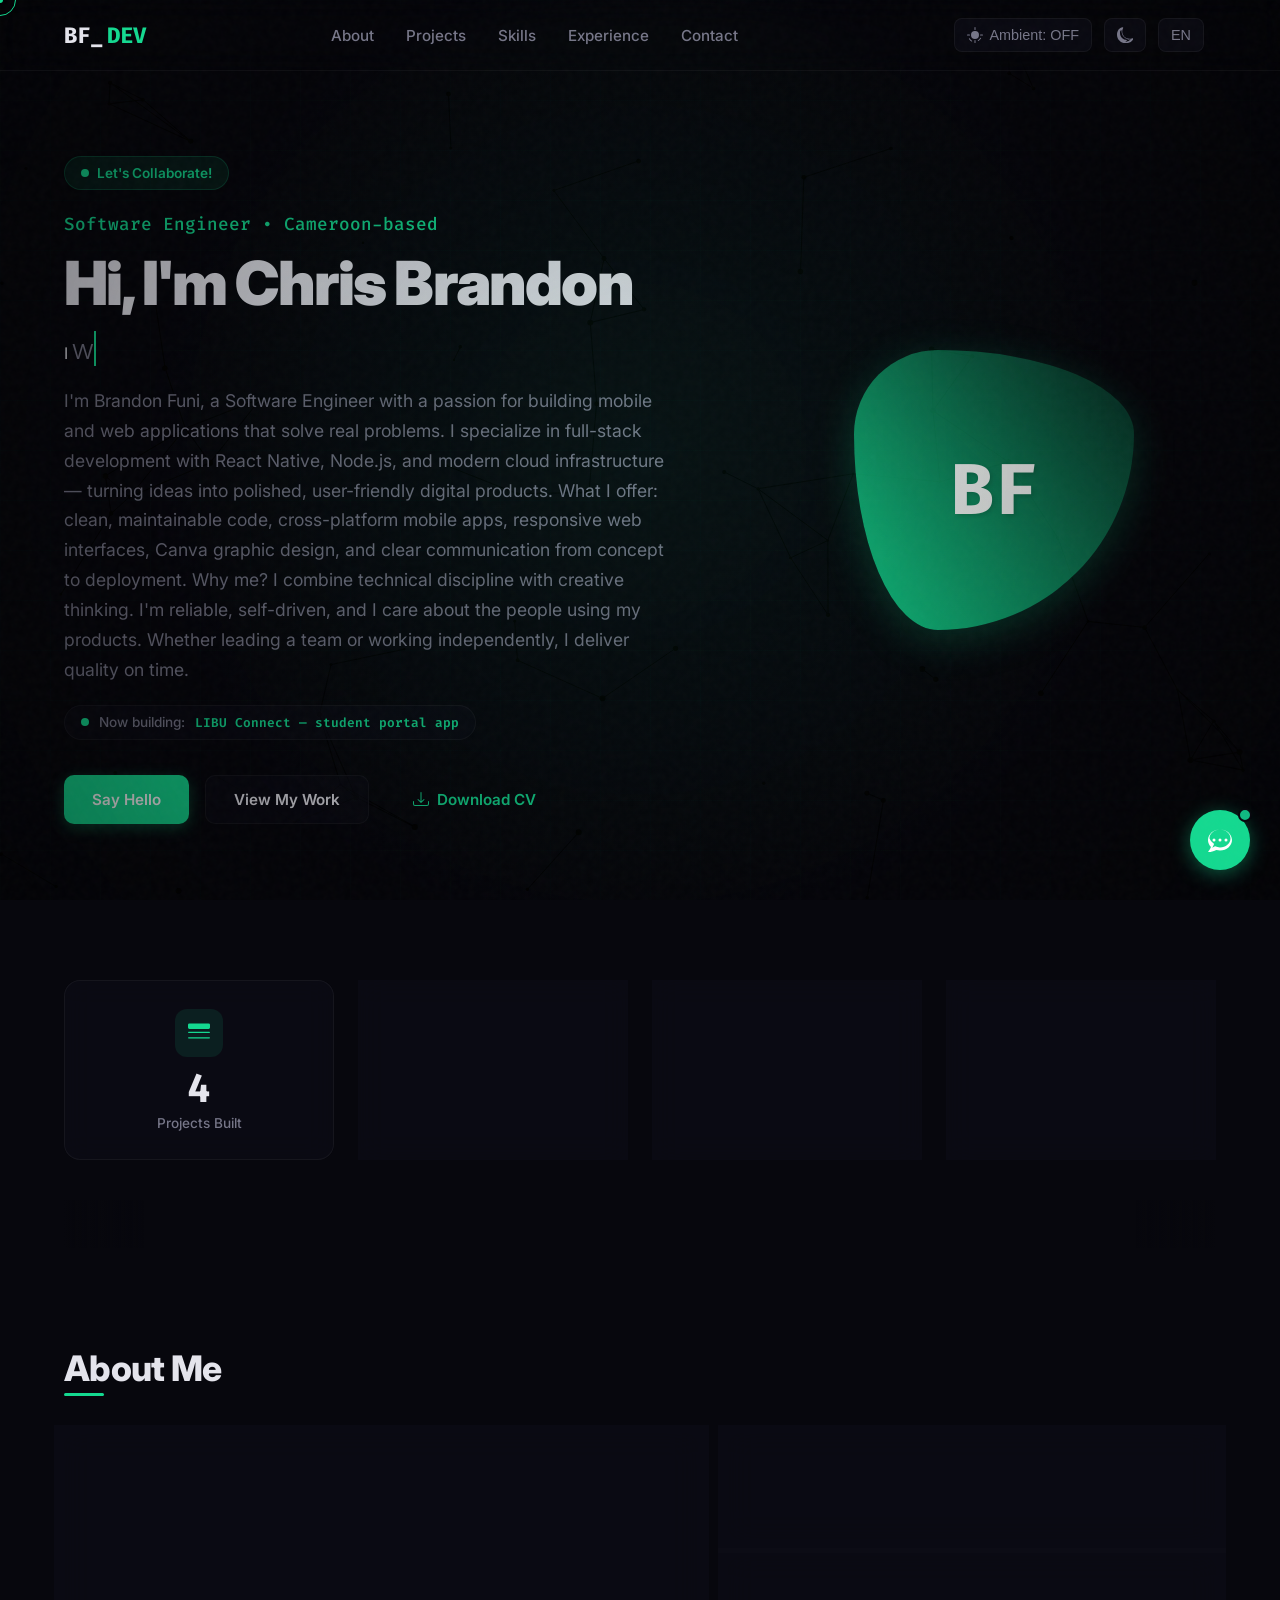
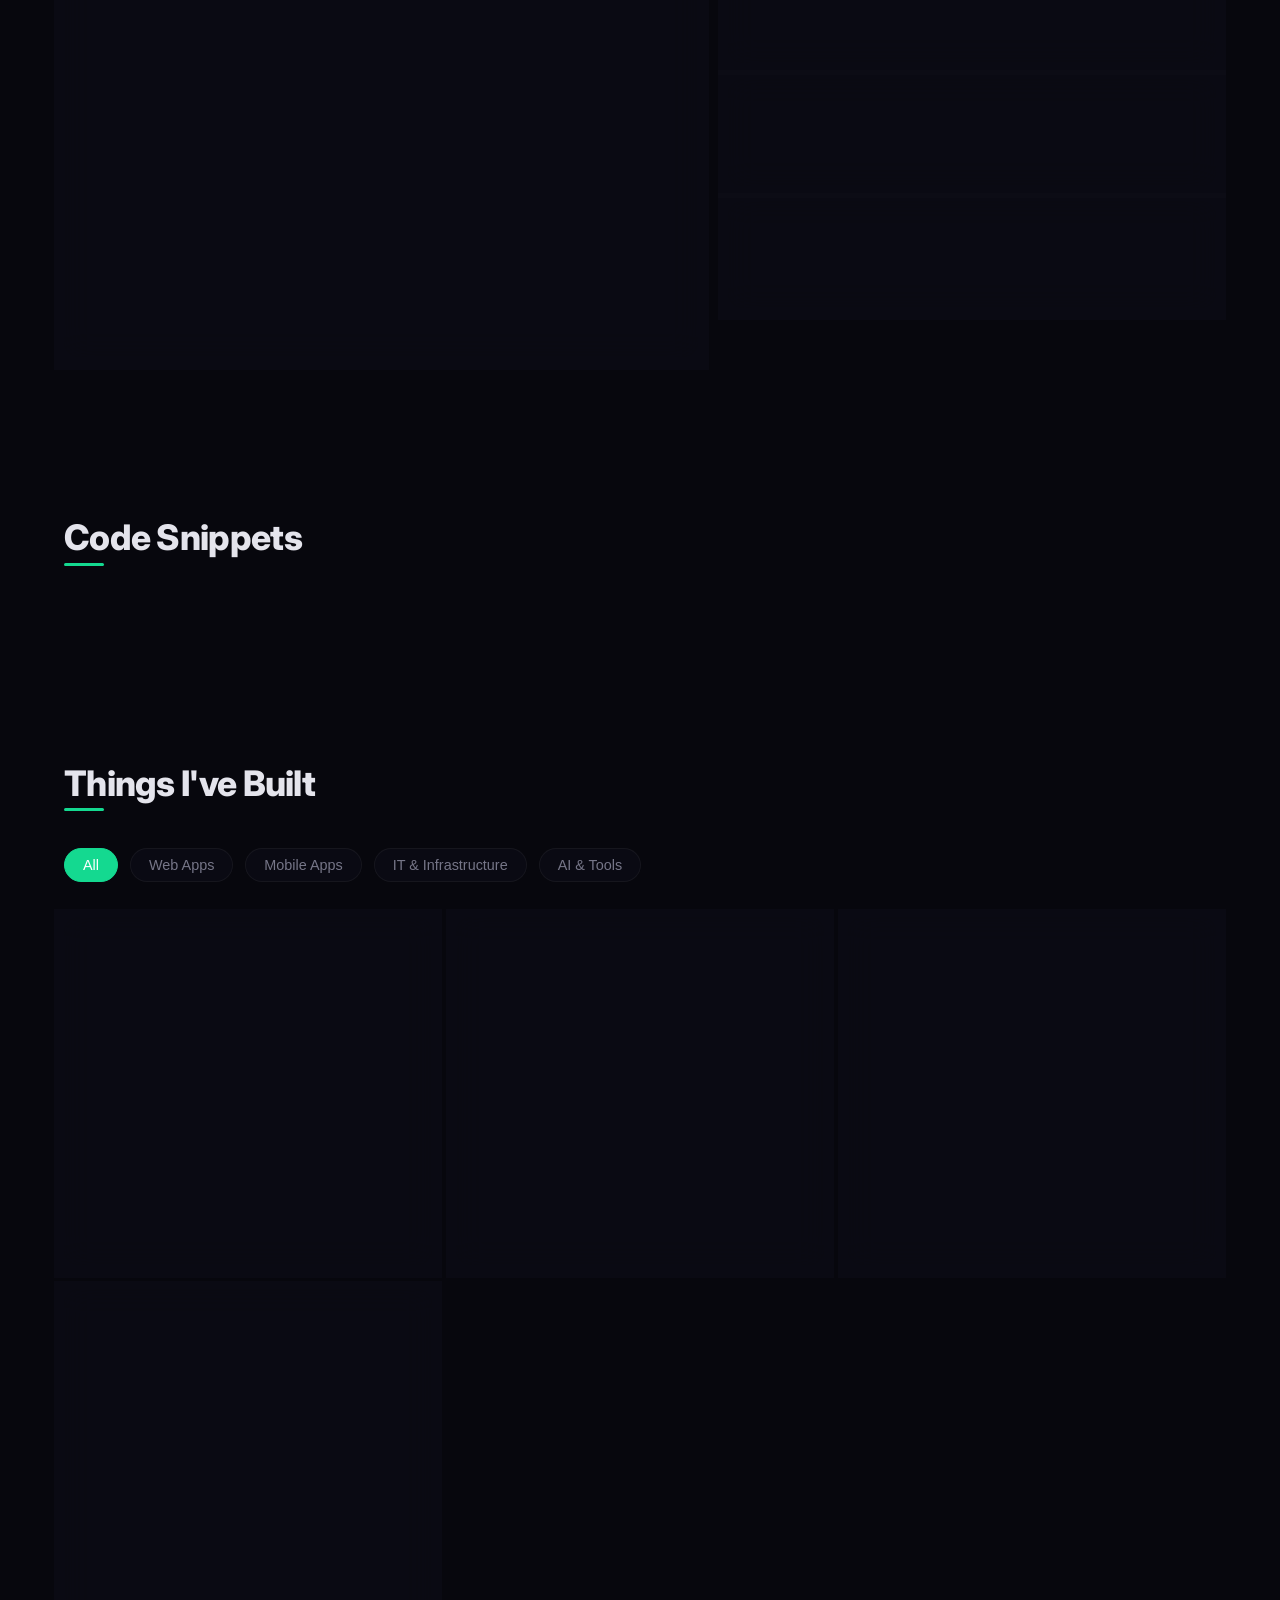
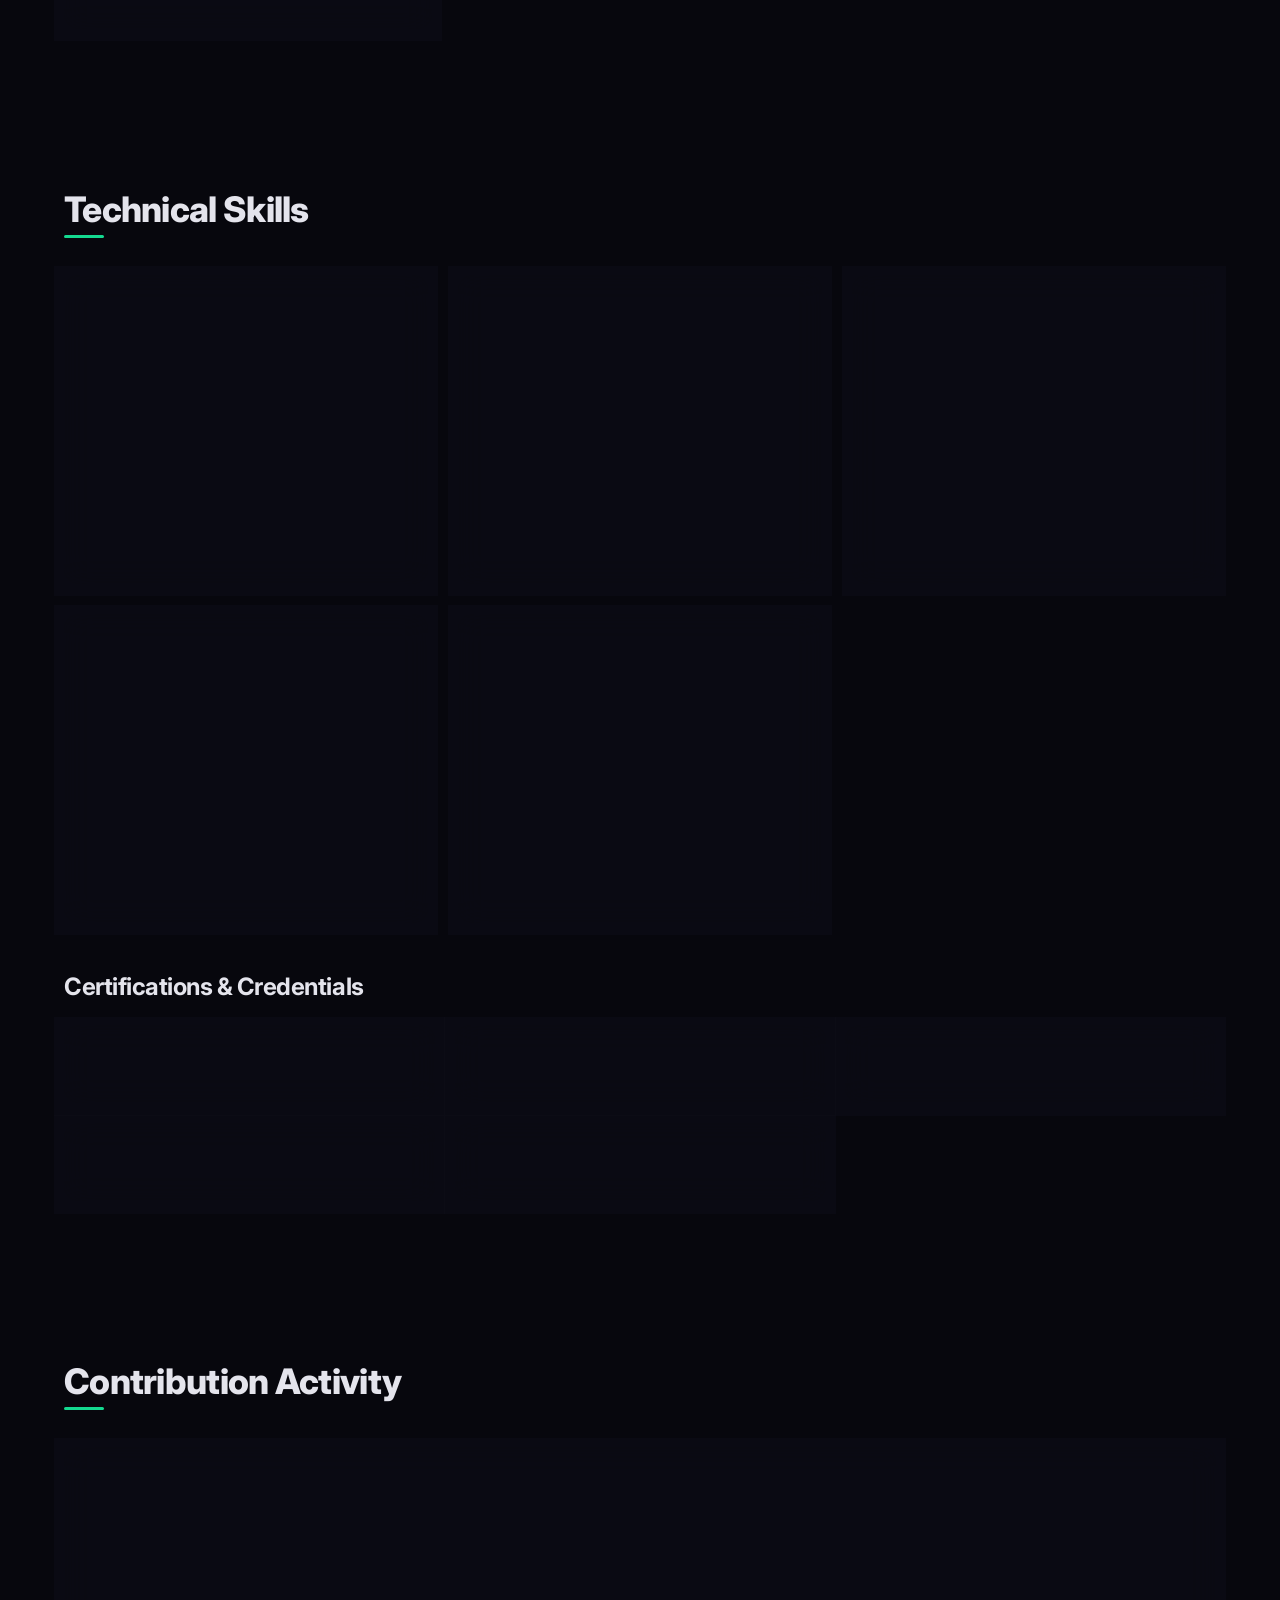
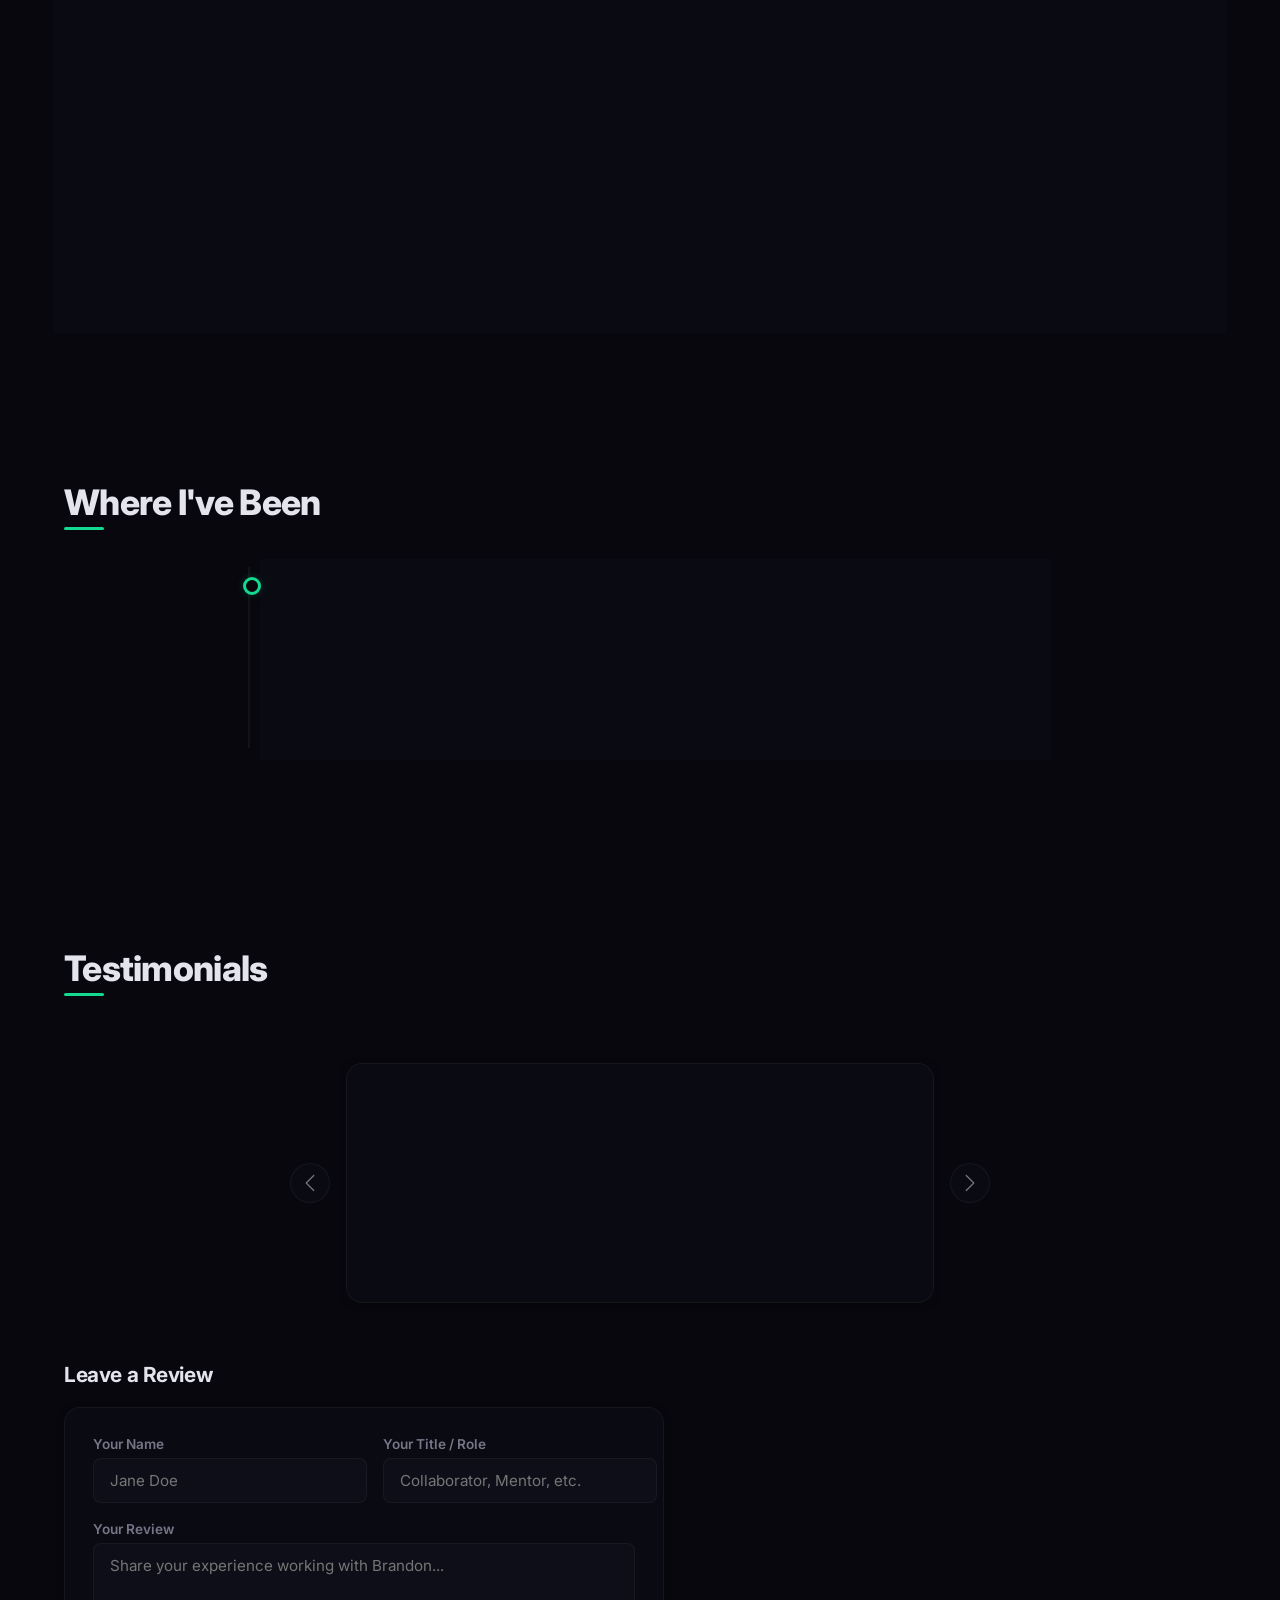
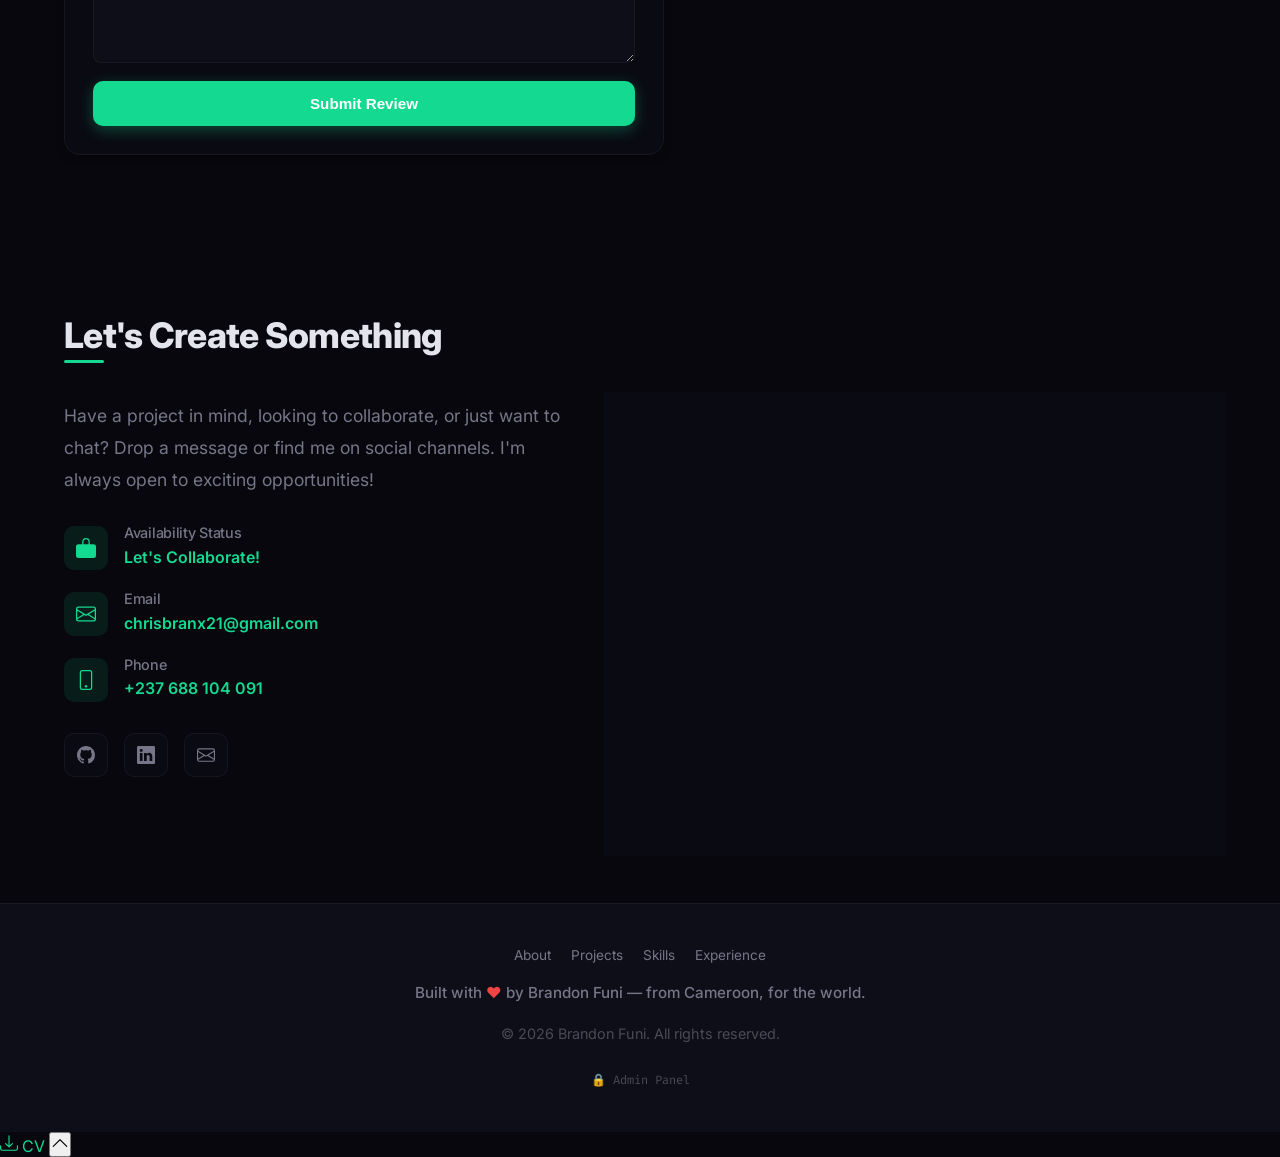
<file: index.html>
<!DOCTYPE html>
<html lang="en">
<head>
  <meta charset="UTF-8">
  <meta name="viewport" content="width=device-width, initial-scale=1.0">
  <title>Brandon Funi — dev, builder, dreamer</title>
  
  <!-- SEO & Open Graph Metadata -->
  <meta name="description" content="Sleek personal portfolio for Brandon Funi, Software Engineering Student & Aspiring Full-Stack Developer. Chat with his virtual AI assistant and explore a developer terminal interface.">
  <meta name="keywords" content="Software Engineer, Portfolio, Full-Stack Developer, Mobile Developer, Chatbot, Web Terminal, PWA, Glassmorphism, SAIBUIST">
  <meta property="og:title" content="Brandon Funi | Portfolio & Virtual AI">
  <meta property="og:description" content="Explore Brandon Funi's projects and experience or chat directly with his trained virtual assistant.">
  <meta property="og:type" content="website">
  <meta name="theme-color" content="#10b981">
  
  <!-- PWA manifest -->
  <link rel="manifest" href="manifest.json">
  
  <!-- Stylesheets -->
  <link rel="stylesheet" href="style.css">
</head>
<body data-theme="dark" class="theme-emerald">

  <!-- Grain texture overlay -->
  <div class="noise-overlay" aria-hidden="true"></div>

  <!-- Custom mouse cursor elements -->
  <div class="custom-cursor" id="cursor" aria-hidden="true"></div>
  <div class="custom-cursor-dot" id="cursor-dot" aria-hidden="true"></div>

  <!-- Animated developer grid background -->
  <div class="grid-bg" aria-hidden="true"></div>

  <!-- Spotlight mouse glow overlay -->
  <div id="spotlight" aria-hidden="true"></div>

  <!-- HTML5 Canvas particle background -->
  <canvas id="particles-bg" aria-hidden="true"></canvas>

  <!-- Branded Loader Screen -->
  <div id="loading-screen">
    <div class="loader-logo">BF_<span>DEV</span></div>
    <div class="loader-bar-container">
      <div class="loader-bar" id="loader-progress"></div>
    </div>
  </div>

  <!-- Page Scroll progress -->
  <div class="scroll-progress" id="scroll-bar" aria-hidden="true"></div>

  <!-- Navigation bar -->
  <header>
    <div class="container nav-container">
      <a href="#" class="logo" id="logo-link">BF_<span>DEV</span></a>
      
      <nav aria-label="Main Navigation">
        <ul class="nav-links" id="menu-links">
          <li><a href="#about" class="nav-link-item" id="nav-about-text">About</a></li>
          <li><a href="#projects" class="nav-link-item" id="nav-projects-text">Projects</a></li>
          <li><a href="#skills" class="nav-link-item" id="nav-skills-text">Skills</a></li>
          <li><a href="#experience" class="nav-link-item" id="nav-experience-text">Experience</a></li>
          <li><a href="#contact" class="nav-link-item" id="nav-contact-text">Contact</a></li>
          <li><a href="#admin" class="nav-link-item" id="nav-admin-text" style="display: none;">Insights</a></li>
        </ul>
      </nav>

      <button class="hamburger" id="hamburger-btn" aria-label="Open menu" aria-expanded="false">
        <span></span><span></span><span></span>
      </button>
      <div class="nav-overlay" id="nav-overlay"></div>

      <div class="controls">
        <!-- Ambient sound play -->
        <button class="control-btn" id="ambient-toggle" title="Toggle Lo-fi Ambient Music" aria-label="Toggle ambient music">
          <svg width="16" height="16" fill="currentColor" viewBox="0 0 16 16">
            <path d="M11.536 14.01A8.47 8.47 0 0 0 14.02 11.53a.5.5 0 1 0-.82-.575 7.47 7.47 0 0 1-2.186 2.185.5.5 0 0 0 .522.871M1.98 12.01A8.47 8.47 0 0 0 4.47 14.5a.5.5 0 0 0 .522-.871 7.47 7.47 0 0 1-2.186-2.185.5.5 0 1 0-.825.575"/>
            <path d="M8 12a4 4 0 1 0 0-8 4 4 0 0 0 0 8M8 0a.5.5 0 0 1 .5.5v2a.5.5 0 0 1-1 0v-2A.5.5 0 0 1 8 0m0 13a.5.5 0 0 1 .5.5v2a.5.5 0 0 1-1 0v-2A.5.5 0 0 1 8 13m8-5a.5.5 0 0 1-.5.5h-2a.5.5 0 0 1 0-1h2a.5.5 0 0 1 .5.5M3 8a.5.5 0 0 1-.5.5h-2a.5.5 0 0 1 0-1h2A.5.5 0 0 1 3 8"/>
          </svg>
          <span id="music-btn-text">Ambient: OFF</span>
        </button>

        <!-- Light/Dark Mode toggle -->
        <button class="control-btn" id="theme-toggle" title="Toggle Light/Dark Theme" aria-label="Toggle light dark mode">
          <svg class="sun-icon" width="16" height="16" fill="currentColor" viewBox="0 0 16 16" style="display:none;">
            <path d="M8 11a3 3 0 1 1 0-6 3 3 0 0 1 0 6m0 1a4 4 0 1 0 0-8 4 4 0 0 0 0 8M8 0a.5.5 0 0 1 .5.5v2a.5.5 0 0 1-1 0v-2A.5.5 0 0 1 8 0m0 13a.5.5 0 0 1 .5.5v2a.5.5 0 0 1-1 0v-2A.5.5 0 0 1 8 13m8-5a.5.5 0 0 1-.5.5h-2a.5.5 0 0 1 0-1h2a.5.5 0 0 1 .5.5M3 8a.5.5 0 0 1-.5.5h-2a.5.5 0 0 1 0-1h2A.5.5 0 0 1 3 8m10.657-5.657a.5.5 0 0 1 0 .707l-1.414 1.415a.5.5 0 1 1-.707-.708l1.414-1.414a.5.5 0 0 1 .707 0m-9.193 9.193a.5.5 0 0 1 0 .707L3.05 13.657a.5.5 0 0 1-.707-.707l1.414-1.414a.5.5 0 0 1 .707 0m9.193 2.121a.5.5 0 0 1-.707 0l-1.414-1.414a.5.5 0 0 1 .707-.707l1.414 1.414a.5.5 0 0 1 0 .707M4.464 4.465a.5.5 0 0 1-.707 0L2.343 3.05a.5.5 0 1 1 .707-.707l1.414 1.414a.5.5 0 0 1 0 .708"/>
          </svg>
          <svg class="moon-icon" width="16" height="16" fill="currentColor" viewBox="0 0 16 16">
            <path d="M6 .278a.77.77 0 0 1 .08.858 7.2 7.2 0 0 0-.878 3.428c0 4.017 3.251 7.268 7.268 7.268 1.018 0 1.996-.21 2.896-.587a.75.75 0 0 1 .908.974A8.1 8.1 0 0 1 8.3 16C3.716 16 0 12.284 0 7.7 0 3.91 2.535 0 6 .278M8.3 15a6.9 6.9 0 0 0 5.485-2.68 8.1 8.1 0 0 1-9.1-9.1C3.12 3.12 3 4.545 3 6c0 3.86 3.14 7 7 7 1.34 0 2.576-.377 3.63-1.033A7 7 0 0 0 8.3 15"/>
          </svg>
        </button>

        <!-- Language toggle -->
        <button class="control-btn" id="lang-toggle" title="Toggle Language (EN/FR)" aria-label="Toggle language">
          EN
        </button>
            <path fill-rule="evenodd" d="M2.5 12a.5.5 0 0 1 .5-.5h10a.5.5 0 0 1 0 1H3a.5.5 0 0 1-.5-.5m0-4a.5.5 0 0 1 .5-.5h10a.5.5 0 0 1 0 1H3a.5.5 0 0 1-.5-.5m0-4a.5.5 0 0 1 .5-.5h10a.5.5 0 0 1 0 1H3a.5.5 0 0 1-.5-.5"/>
          </svg>
        </button>
      </div>
    </div>
  </header>

  <!-- Main content wrapper -->
  <main class="container">

    <!-- Hero Section -->
    <section class="section" id="hero">
      <div class="hero-wrapper">
        <div class="hero-content">
          <!-- Availability Badge -->
          <div class="status-badge">
            <div class="status-dot"></div>
            <span id="availability-status">Available for Opportunities</span>
          </div>
          
          <p class="hero-subtitle" id="hero-subtitle-tag">Software Engineering Student &bull; Cameroon-based</p>
          <h1 class="hero-title" id="hero-name-heading">Hi, I'm <span>Brandon Funi</span></h1>
          <div class="typewriter-wrapper">
            <span class="typewriter-prefix">I </span><span class="typewriter-text" id="typewriter-roles">Mobile Apps</span>
          </div>
          
          <p class="hero-description" id="hero-bio-desc">
            Passionate about innovation, problem-solving, and building scalable applications that make a difference. Currently exploring mobile & web development with a focus on impactful, user-friendly solutions.
          </p>
          
          <div class="hero-now-strip">
            <span class="now-dot"></span>
            <span class="now-label" id="now-label-text">Now building:</span>
            <span class="now-project" id="now-project-name">LIBU Connect — student portal app</span>
          </div>
          
          <div class="hero-actions">
            <a href="#contact" class="btn btn-primary hover-target" id="hero-cta-hire">Say Hello</a>
            <a href="#projects" class="btn btn-secondary hover-target" id="hero-cta-projects">View My Work</a>
            <a href="assets/CV - Brandon Funi.pdf" download="CV - Brandon Funi.pdf" class="btn btn-cv hover-target" id="hero-cta-cv" title="Download CV">
              <svg width="16" height="16" fill="currentColor" viewBox="0 0 16 16">
                <path d="M.5 9.9a.5.5 0 0 1 .5.5v2.5a1 1 0 0 0 1 1h12a1 1 0 0 0 1-1v-2.5a.5.5 0 0 1 1 0v2.5a2 2 0 0 1-2 2H2a2 2 0 0 1-2-2v-2.5a.5.5 0 0 1 .5-.5"/>
                <path d="M7.646 11.854a.5.5 0 0 0 .708 0l3-3a.5.5 0 0 0-.708-.708L8.5 10.293V1.5a.5.5 0 0 0-1 0v8.793L5.354 8.146a.5.5 0 1 0-.708.708z"/>
              </svg>
              Download CV
            </a>
          </div>
        </div>
        
        <div class="hero-avatar">
          <div class="avatar-container hover-target">
            <div class="avatar-inner">BF</div>
          </div>
          <div class="floating-icons" id="floating-icons" aria-hidden="true"></div>
        </div>
      </div>
    </section>

    <!-- Animated Stats Counter Strip -->
    <section class="stats-strip reveal" id="stats-strip">
      <div class="stats-grid">
        <div class="stat-counter-item">
          <div class="stat-counter-icon">
            <svg width="22" height="22" fill="currentColor" viewBox="0 0 16 16">
              <path d="M0 2a1 1 0 0 1 1-1h14a1 1 0 0 1 1 1v2a1 1 0 0 1-1 1H1a1 1 0 0 1-1-1V2zm0 5.5a.5.5 0 0 1 .5-.5h15a.5.5 0 0 1 0 1H.5a.5.5 0 0 1-.5-.5zm0 4a.5.5 0 0 1 .5-.5h15a.5.5 0 0 1 0 1H.5a.5.5 0 0 1-.5-.5z"/>
            </svg>
          </div>
          <div class="stat-counter-num" data-target="6" id="counter-projects">0</div>
          <div class="stat-counter-label">Projects Built</div>
        </div>
        <div class="stat-counter-item">
          <div class="stat-counter-icon">
            <svg width="22" height="22" fill="currentColor" viewBox="0 0 16 16">
              <path d="M4.545 6.714a4.248 4.248 0 0 1 3.095-1.342c.231 0 .455.02.674.059.277.05.543.125.82.19.36.085.73.174 1.046.188.554.024.917-.173 1.277-.518.186-.178.38-.363.582-.552.256-.24.548-.505.902-.649.448-.182.902-.29 1.349-.314.522-.026.915.058 1.201.216.486.27.867.785 1.067 1.466.122.411.185.892.185 1.44 0 .645-.07 1.256-.21 1.834a6.96 6.96 0 0 1-.62 1.682 5.29 5.29 0 0 1-1.002 1.406c-.344.338-.79.619-1.335.843-.492.202-1.092.317-1.8.317-.503 0-1.122-.109-1.74-.226-.534-.097-1.069-.197-1.505-.244-.708-.076-1.229-.016-1.536.19-.232.156-.369.363-.47.594-.574-.021-.99-.23-1.272-.529-.29-.307-.491-.727-.624-1.206-.138-.5-.207-1.082-.203-1.732.005-1.126.278-2.395.8-3.343zM5.048 4.54a2.015 2.015 0 1 1 3.169-.128c-.248.284-.619.44-1.036.44a1.45 1.45 0 0 1-1.17-.56 1.98 1.98 0 0 1-.962.248z"/>
            </svg>
          </div>
          <div class="stat-counter-num" data-target="5" id="counter-languages">0</div>
          <div class="stat-counter-label">Languages Known</div>
        </div>
        <div class="stat-counter-item">
          <div class="stat-counter-icon">
            <svg width="22" height="22" fill="currentColor" viewBox="0 0 16 16">
              <path d="M3.5 6.5A.5.5 0 0 1 4 7v1a4 4 0 0 0 8 0V7a.5.5 0 0 1 1 0v1a5 5 0 0 1-4.5 4.975V15h3a.5.5 0 0 1 0 1h-7a.5.5 0 0 1 0-1h3v-2.025A5 5 0 0 1 3 8V7a.5.5 0 0 1 .5-.5"/>
              <path d="M10 1a2 2 0 1 0-4 0v5a2 2 0 1 0 4 0zM5 0a3 3 0 0 1 6 0v5a3 3 0 0 1-6 0z"/>
              <path d="M8 8a1 1 0 0 0 1-1V5a1 1 0 0 0-2 0v2a1 1 0 0 0 1 1"/>
            </svg>
          </div>
          <div class="stat-counter-num" data-target="2" id="counter-roles">0</div>
          <div class="stat-counter-label">Leadership Roles</div>
        </div>
        <div class="stat-counter-item">
          <div class="stat-counter-icon">
            <svg width="22" height="22" fill="currentColor" viewBox="0 0 16 16">
              <path d="M5.854 4.854a.5.5 0 1 0-.708-.708l-3.5 3.5a.5.5 0 0 0 0 .708l3.5 3.5a.5.5 0 0 0 .708-.708L2.707 8l3.147-3.146zm4.292 0a.5.5 0 0 1 .708-.708l3.5 3.5a.5.5 0 0 1 0 .708l-3.5 3.5a.5.5 0 0 1-.708-.708L13.293 8l-3.147-3.146z"/>
            </svg>
          </div>
          <div class="stat-counter-num" data-target="10" id="counter-skills">0</div>
          <div class="stat-counter-label">Tech Frameworks</div>
        </div>
      </div>
    </section>

    <!-- Marquee Tech Stack Strip -->
    <div class="marquee-section" id="tech-marquee">
      <div class="marquee-track" id="marquee-track">
        <!-- Rendered dynamically -->
      </div>
    </div>

    <!-- About Section -->
    <section class="section reveal" id="about">
      <h2 class="section-title" id="about-section-heading">About Me</h2>
      <div class="about-grid-enhanced">
        <div class="glass-card about-text-card" style="padding: 32px;">
          <p class="about-text" id="about-bio-detail">
            I'm Brandon Funi, an aspiring Software Engineer currently studying at Saint Austin International Bilingual University of Science and Technology (SAIBUIST). With a strong passion for innovation and technology, I specialize in mobile app development, web development, and building digital solutions that address real-world challenges.
          </p>
          <div class="about-tags">
            <span class="about-tag"><svg width="14" height="14" fill="currentColor" viewBox="0 0 16 16"><path d="M11 1a1 1 0 0 1 1 1v12a1 1 0 0 1-1 1H5a1 1 0 0 1-1-1V2a1 1 0 0 1 1-1zM5 0a2 2 0 0 0-2 2v12a2 2 0 0 0 2 2h6a2 2 0 0 0 2-2V2a2 2 0 0 0-2-2z"/><path d="M8 14a1 1 0 1 0 0-2 1 1 0 0 0 0 2"/></svg> Mobile Development</span>
            <span class="about-tag"><svg width="14" height="14" fill="currentColor" viewBox="0 0 16 16"><path d="M0 0h16v16H0z" fill="none"/><path d="M8 0C3.58 0 0 3.58 0 8s3.58 8 8 8 8-3.58 8-8-3.58-8-8-8m.5 14.5V14h-1v.5a7.5 7.5 0 0 1 0-15V0h1v.5a7.5 7.5 0 0 1 0 15M8 13a5 5 0 1 0 0-10 5 5 0 0 0 0 10m3.5-5a3.5 3.5 0 1 1-7 0 3.5 3.5 0 0 1 7 0"/></svg> Web Development</span>
            <span class="about-tag"><svg width="14" height="14" fill="currentColor" viewBox="0 0 16 16"><path d="M3.5 6.5A.5.5 0 0 1 4 7v1a4 4 0 0 0 8 0V7a.5.5 0 0 1 1 0v1a5 5 0 0 1-4.5 4.975V15h3a.5.5 0 0 1 0 1h-7a.5.5 0 0 1 0-1h3v-2.025A5 5 0 0 1 3 8V7a.5.5 0 0 1 .5-.5"/><path d="M10 1a2 2 0 1 0-4 0v5a2 2 0 1 0 4 0zM5 0a3 3 0 0 1 6 0v5a3 3 0 0 1-6 0z"/><path d="M8 8a1 1 0 0 0 1-1V5a1 1 0 0 0-2 0v2a1 1 0 0 0 1 1"/></svg> Communication Lead</span>
            <span class="about-tag"><svg width="14" height="14" fill="currentColor" viewBox="0 0 16 16"><path d="M0 1a1 1 0 0 1 1-1h14a1 1 0 0 1 1 1v10a1 1 0 0 1-1 1H1a1 1 0 0 1-1-1zm1 0v10h14V1z"/><path d="M2 3.5a.5.5 0 0 1 .5-.5h3a.5.5 0 0 1 0 1h-3a.5.5 0 0 1-.5-.5m0 2a.5.5 0 0 1 .5-.5h3a.5.5 0 0 1 0 1h-3a.5.5 0 0 1-.5-.5m0 2a.5.5 0 0 1 .5-.5h2a.5.5 0 0 1 0 1h-2a.5.5 0 0 1-.5-.5m7-4a.5.5 0 0 1 .5-.5h2a.5.5 0 0 1 0 1h-2a.5.5 0 0 1-.5-.5m0 2a.5.5 0 0 1 .5-.5h2a.5.5 0 0 1 0 1h-2a.5.5 0 0 1-.5-.5m0 2a.5.5 0 0 1 .5-.5h2a.5.5 0 0 1 0 1h-2a.5.5 0 0 1-.5-.5M4 13h8l-1.5 3h-5z"/></svg> Media Production</span>
          </div>
          <div class="about-reading">
            <svg width="16" height="16" fill="currentColor" viewBox="0 0 16 16">
              <path d="M1 2.828c.885-.37 2.154-.769 3-.604 1.094.22 2.111.655 3 1.18V13.5c-.889-.525-1.906-.96-3-1.18-.846-.165-2.115.234-3 .604V2.828z"/>
              <path d="M8 2.828c.885-.37 2.154-.769 3-.604 1.094.22 2.111.655 3 1.18V13.5c-.889-.525-1.906-.96-3-1.18-.846-.165-2.115.234-3 .604V2.828z"/>
            </svg>
            <span class="about-reading-label">Currently reading:</span>
            <span class="about-reading-text">"Atomic Habits" by James Clear</span>
          </div>
        </div>
        <div class="about-cards-col">
          <div class="glass-card about-info-card">
            <div class="about-info-icon"><svg width="22" height="22" fill="currentColor" viewBox="0 0 16 16"><path d="M2.5 0A1.5 1.5 0 0 0 1 1.5v13A1.5 1.5 0 0 0 2.5 16h4.5v-2.5a.5.5 0 0 1 .5-.5h1a.5.5 0 0 1 .5.5V16h4.5a1.5 1.5 0 0 0 1.5-1.5v-13A1.5 1.5 0 0 0 13.5 0zm1 2.5a.5.5 0 0 1 .5-.5h1a.5.5 0 0 1 .5.5v1a.5.5 0 0 1-.5.5H4a.5.5 0 0 1-.5-.5zm3 0a.5.5 0 0 1 .5-.5h1a.5.5 0 0 1 .5.5v1a.5.5 0 0 1-.5.5H7a.5.5 0 0 1-.5-.5zm3 0a.5.5 0 0 1 .5-.5h1a.5.5 0 0 1 .5.5v1a.5.5 0 0 1-.5.5h-1a.5.5 0 0 1-.5-.5zm-6 3a.5.5 0 0 1 .5-.5h1a.5.5 0 0 1 .5.5v1a.5.5 0 0 1-.5.5H4a.5.5 0 0 1-.5-.5zm3 0a.5.5 0 0 1 .5-.5h1a.5.5 0 0 1 .5.5v1a.5.5 0 0 1-.5.5H7a.5.5 0 0 1-.5-.5zm3 0a.5.5 0 0 1 .5-.5h1a.5.5 0 0 1 .5.5v1a.5.5 0 0 1-.5.5h-1a.5.5 0 0 1-.5-.5z"/></svg></div>
            <div class="about-info-body">
              <h4>Education</h4>
              <p>Software Engineering</p>
              <span class="about-info-sub">SAIBUIST · Present</span>
            </div>
          </div>
          <div class="glass-card about-info-card">
            <div class="about-info-icon"><svg width="22" height="22" fill="currentColor" viewBox="0 0 16 16"><path d="M7 14s-1 0-1-1 1-4 5-4 5 3 5 4-1 1-1 1zm4-6a3 3 0 1 0 0-6 3 3 0 0 0 0 6m-5.784 6A2.238 2.238 0 0 1 5 13c0-1.355.68-2.75 1.936-3.72A6.325 6.325 0 0 0 5 9c-4 0-5 3-5 4s1 1 1 1zM4.5 8a2.5 2.5 0 1 0 0-5 2.5 2.5 0 0 0 0 5"/></svg></div>
            <div class="about-info-body">
              <h4>Communication Delegate</h4>
              <p>University-wide role</p>
              <span class="about-info-sub">SAIBUIST · Nov 2024 – Present</span>
            </div>
          </div>
          <div class="glass-card about-info-card">
            <div class="about-info-icon"><svg width="22" height="22" fill="currentColor" viewBox="0 0 16 16"><path d="M11.536 14.01A8.47 8.47 0 0 0 14.02 11.53a.5.5 0 1 0-.82-.575 7.47 7.47 0 0 1-2.186 2.185.5.5 0 0 0 .522.871M1.98 12.01A8.47 8.47 0 0 0 4.47 14.5a.5.5 0 0 0 .522-.871 7.47 7.47 0 0 1-2.186-2.185.5.5 0 1 0-.825.575"/><path d="M8 12a4 4 0 1 0 0-8 4 4 0 0 0 0 8M8 0a.5.5 0 0 1 .5.5v2a.5.5 0 0 1-1 0v-2A.5.5 0 0 1 8 0m0 13a.5.5 0 0 1 .5.5v2a.5.5 0 0 1-1 0v-2A.5.5 0 0 1 8 13m8-5a.5.5 0 0 1-.5.5h-2a.5.5 0 0 1 0-1h2a.5.5 0 0 1 .5.5M3 8a.5.5 0 0 1-.5.5h-2a.5.5 0 0 1 0-1h2A.5.5 0 0 1 3 8"/></svg></div>
            <div class="about-info-body">
              <h4>Media Head</h4>
              <p>Facebook & YouTube Broadcasts</p>
              <span class="about-info-sub">Local Church · Present</span>
            </div>
          </div>
          <div class="glass-card about-info-card">
            <div class="about-info-icon"><svg width="22" height="22" fill="currentColor" viewBox="0 0 16 16"><path d="M8 16s6-5.686 6-10A6 6 0 0 0 2 6c0 4.314 6 10 6 10m0-7a3 3 0 1 1 0-6 3 3 0 0 1 0 6"/></svg></div>
            <div class="about-info-body">
              <h4>Location</h4>
              <p>Cameroon</p>
              <span class="about-info-sub">Open to Remote</span>
            </div>
          </div>
        </div>
      </div>
    </section>

    <!-- Code Snippets Showcase -->
    <section class="section reveal" id="snippets">
      <h2 class="section-title" id="snippets-section-heading"></h2>
      <div class="snippets-grid" id="snippets-container">
        <!-- Rendered dynamically -->
      </div>
    </section>

    <!-- Projects Section -->
    <section class="section reveal" id="projects">
      <h2 class="section-title" id="projects-section-heading">Things I've Built</h2>
      
      <!-- Category filters -->
      <ul class="category-tabs" id="project-filters">
        <li><button class="tab-btn active hover-target" data-filter="all" id="tab-all-text">All</button></li>
        <li><button class="tab-btn hover-target" data-filter="web" id="tab-web-text">Web Apps</button></li>
        <li><button class="tab-btn hover-target" data-filter="mobile" id="tab-mobile-text">Mobile Apps</button></li>
        <li><button class="tab-btn hover-target" data-filter="infrastructure" id="tab-infra-text">IT & Infrastructure</button></li>
        <li><button class="tab-btn hover-target" data-filter="ai" id="tab-ai-text">AI & Tools</button></li>
      </ul>

      <!-- Grid for project cards -->
      <div class="projects-grid" id="projects-container">
        <!-- Rendered dynamically by app.js -->
      </div>
    </section>

    <!-- Skills Section -->
    <section class="section reveal" id="skills">
      <h2 class="section-title" id="skills-section-heading">Core Skills</h2>
      <div class="skills-grid" id="skills-container">
        <!-- Rendered dynamically by app.js -->
      </div>

      <!-- Certifications -->
      <h3 class="certs-title" id="certs-subheading">Certifications & Badges</h3>
      <div class="certs-grid" id="certs-container">
        <!-- Rendered dynamically by app.js -->
      </div>
    </section>

    <!-- GitHub Contribution Activity -->
    <section class="section reveal" id="activity">
      <h2 class="section-title" id="activity-section-heading"></h2>
      <div class="glass-card activity-card">
        <div class="activity-header">
          <span id="activity-label">140 contributions in the last 20 weeks</span>
          <div class="activity-legend">
            <span>Less</span>
            <span class="legend-cell" data-level="0"></span>
            <span class="legend-cell" data-level="1"></span>
            <span class="legend-cell" data-level="2"></span>
            <span class="legend-cell" data-level="3"></span>
            <span class="legend-cell" data-level="4"></span>
            <span>More</span>
          </div>
        </div>
        <div class="activity-grid" id="activity-grid">
          <!-- Rendered dynamically -->
        </div>
      </div>
    </section>

    <!-- Timeline / Experience Section -->
    <section class="section reveal" id="experience">
      <h2 class="section-title" id="experience-section-heading">Where I've Been</h2>
      <div class="timeline-container" id="timeline-container">
        <!-- Rendered dynamically by app.js -->
      </div>
    </section>

    <!-- Testimonials Section -->
    <section class="section reveal" id="testimonials">
      <h2 class="section-title" id="testimonials-section-heading">Testimonials</h2>
      
      <div class="testimonial-book" id="testimonial-book">
        <button class="book-nav book-prev" id="book-prev" aria-label="Previous testimonial">
          <svg width="20" height="20" fill="currentColor" viewBox="0 0 16 16"><path fill-rule="evenodd" d="M11.354 1.646a.5.5 0 0 1 0 .708L5.707 8l5.647 5.646a.5.5 0 0 1-.708.708l-6-6a.5.5 0 0 1 0-.708l6-6a.5.5 0 0 1 .708 0z"/></svg>
        </button>
        <div class="book-content glass-card" id="book-content">
          <div class="book-track-wrap">
            <div class="book-track" id="book-track">
              <!-- Rendered dynamically -->
            </div>
          </div>
          <div class="book-dots" id="book-dots"></div>
        </div>
        <button class="book-nav book-next" id="book-next" aria-label="Next testimonial">
          <svg width="20" height="20" fill="currentColor" viewBox="0 0 16 16"><path fill-rule="evenodd" d="M4.646 1.646a.5.5 0 0 1 .708 0l6 6a.5.5 0 0 1 0 .708l-6 6a.5.5 0 0 1-.708-.708L10.293 8 4.646 2.354a.5.5 0 0 1 0-.708z"/></svg>
        </button>
      </div>

      <div class="review-form-wrapper">
        <h3 class="review-form-title" id="review-form-heading">Leave a Review</h3>
        <form class="glass-card review-form" id="review-form" novalidate>
          <div class="form-row">
            <div class="form-group">
              <label for="review-name" id="review-label-name">Your Name</label>
              <input type="text" id="review-name" class="form-control hover-target" placeholder="Jane Doe" required>
            </div>
            <div class="form-group">
              <label for="review-role" id="review-label-role">Your Title / Role</label>
              <input type="text" id="review-role" class="form-control hover-target" placeholder="Collaborator, Mentor, etc.">
            </div>
          </div>
          <div class="form-group">
            <label for="review-text" id="review-label-text">Your Review</label>
            <textarea id="review-text" class="form-control hover-target" placeholder="Share your experience working with Brandon..." required rows="4"></textarea>
          </div>
          <button type="submit" class="btn btn-primary hover-target" id="review-submit-btn" style="width:100%; justify-content:center;">Submit Review</button>
          <div class="form-success-msg" id="review-success-alert">Thanks! Your review has been submitted for approval.</div>
        </form>
      </div>
    </section>

    <!-- Contact Section -->
    <section class="section reveal" id="contact">
      <h2 class="section-title" id="contact-section-heading">Let's Create Something</h2>
      <div class="contact-wrapper">
        <div class="contact-info">
          <p class="about-text" id="contact-intro-desc">
            Have a project in mind, looking to collaborate, or just want to chat? Drop a message or find me on social channels. I'm always open to exciting opportunities!
          </p>
          
          <div class="contact-details">
            <div class="contact-detail-item">
              <div class="contact-icon">
                <svg width="20" height="20" fill="currentColor" viewBox="0 0 16 16">
                  <path d="M8 1a2 2 0 0 1 2 2v2H6V3a2 2 0 0 1 2-2m3 4V3a3 3 0 0 0-6 0v2H2a2 2 0 0 0-2 2v7a2 2 0 0 0 2 2h12a2 2 0 0 0 2-2V7a2 2 0 0 0-2-2z"/>
                </svg>
              </div>
              <div class="contact-detail-text">
                <h4 id="status-title-text">Employment Status</h4>
                <p id="status-toggle-val" style="color:var(--accent);">Open to opportunities</p>
              </div>
            </div>

            <div class="contact-detail-item">
              <div class="contact-icon">
                <svg width="20" height="20" fill="currentColor" viewBox="0 0 16 16">
                  <path d="M0 4a2 2 0 0 1 2-2h12a2 2 0 0 1 2 2v8a2 2 0 0 1-2 2H2a2 2 0 0 1-2-2zm2-1a1 1 0 0 0-1 1v.217l7 4.2 7-4.2V4a1 1 0 0 0-1-1zm13 2.383-4.708 2.825L15 11.105zm-.034 6.876-5.64-3.471L8 9.583l-1.326-.795-5.64 3.47A1 1 0 0 0 2 13h12a1 1 0 0 0 .966-.741M1 11.105l4.708-2.897L1 5.383z"/>
                </svg>
              </div>
              <div class="contact-detail-text">
                <h4>Email</h4>
                <p><a href="mailto:chrisbranx21@gmail.com" style="color:var(--accent);">chrisbranx21@gmail.com</a></p>
              </div>
            </div>

            <div class="contact-detail-item">
              <div class="contact-icon">
                <svg width="20" height="20" fill="currentColor" viewBox="0 0 16 16">
                  <path d="M11 1a1 1 0 0 1 1 1v12a1 1 0 0 1-1 1H5a1 1 0 0 1-1-1V2a1 1 0 0 1 1-1zM5 0a2 2 0 0 0-2 2v12a2 2 0 0 0 2 2h6a2 2 0 0 0 2-2V2a2 2 0 0 0-2-2z"/>
                  <path d="M8 14a1 1 0 1 0 0-2 1 1 0 0 0 0 2"/>
                </svg>
              </div>
              <div class="contact-detail-text">
                <h4>Phone</h4>
                <p><a href="tel:+237688104091" style="color:var(--accent);">+237 688 104 091</a></p>
              </div>
            </div>
          </div>

          <div class="social-links">
            <a href="https://github.com/chrisbranx" target="_blank" rel="noopener" class="social-icon hover-target" title="GitHub Profile">
              <svg width="18" height="18" fill="currentColor" viewBox="0 0 16 16">
                <path d="M8 0C3.58 0 0 3.58 0 8c0 3.54 2.29 6.53 5.47 7.59.4.07.55-.17.55-.38 0-.19-.01-.82-.01-1.49-2.01.37-2.53-.49-2.69-.94-.09-.23-.48-.94-.82-1.13-.28-.15-.68-.52-.01-.53.63-.01 1.08.58 1.23.82.72 1.21 1.87.87 2.33.66.07-.52.28-.87.51-1.07-1.78-.2-3.64-.89-3.64-3.95 0-.87.31-1.59.82-2.15-.08-.2-.36-1.02.08-2.12 0 0 .67-.21 2.2.82.64-.18 1.32-.27 2-.27.68 0 1.36.09 2 .27 1.53-1.04 2.2-.82 2.2-.82.44 1.1.16 1.92.08 2.12.51.56.82 1.27.82 2.15 0 3.07-1.87 3.75-3.65 3.95.29.25.54.73.54 1.48 0 1.07-.01 1.93-.01 2.2 0 .21.15.46.55.38A8.013 8.013 0 0 0 16 8c0-4.42-3.58-8-8-8z"/>
              </svg>
            </a>
            <a href="https://www.linkedin.com/in/brandon-funi" target="_blank" rel="noopener" class="social-icon hover-target" title="LinkedIn Profile">
              <svg width="18" height="18" fill="currentColor" viewBox="0 0 16 16">
                <path d="M0 1.146C0 .513.526 0 1.175 0h13.65C15.474 0 16 .513 16 1.146v13.708c0 .633-.526 1.146-1.175 1.146H1.175C.526 16 0 15.487 0 14.854zm4.943 12.248V6.169H2.542v7.225zm-1.2-8.212c.837 0 1.358-.554 1.358-1.248-.015-.709-.52-1.248-1.342-1.248S2.4 3.226 2.4 3.934c0 .694.521 1.248 1.327 1.248zm4.908 8.212V9.359c0-.216.016-.432.08-.586.173-.431.568-.878 1.232-.878.869 0 1.216.662 1.216 1.634v3.865h2.401V9.25c0-2.22-1.184-3.252-2.764-3.252-1.274 0-1.845.7-2.165 1.193v.025h-.016l.016-.025V6.169h-2.4c.03.678 0 7.225 0 7.225z"/>
              </svg>
            </a>
            <a href="mailto:chrisbranx21@gmail.com" class="social-icon hover-target" title="Send Email">
              <svg width="18" height="18" fill="currentColor" viewBox="0 0 16 16">
                <path d="M0 4a2 2 0 0 1 2-2h12a2 2 0 0 1 2 2v8a2 2 0 0 1-2 2H2a2 2 0 0 1-2-2zm2-1a1 1 0 0 0-1 1v.217l7 4.2 7-4.2V4a1 1 0 0 0-1-1zm13 2.383-4.708 2.825L15 11.105zm-.034 6.876-5.64-3.471L8 9.583l-1.326-.795-5.64 3.47A1 1 0 0 0 2 13h12a1 1 0 0 0 .966-.741M1 11.105l4.708-2.897L1 5.383z"/>
              </svg>
            </a>
          </div>
        </div>

        <form class="glass-card contact-form" id="contact-form" novalidate>
          <div class="form-group">
            <label for="form-name" id="label-name">Full Name</label>
            <input type="text" id="form-name" class="form-control hover-target" placeholder="John Doe" required>
          </div>
          <div class="form-group">
            <label for="form-email" id="label-email">Email Address</label>
            <input type="email" id="form-email" class="form-control hover-target" placeholder="john@example.com" required>
          </div>
          <div class="form-group">
            <label for="form-message" id="label-message">Your Message</label>
            <textarea id="form-message" class="form-control hover-target" placeholder="Hey Brandon Funi, would love to talk about..." required></textarea>
          </div>
          <button type="submit" class="btn btn-primary hover-target" id="btn-submit-text" style="width:100%; justify-content:center;">Send Message</button>
          
          <div class="form-success-msg" id="form-success-alert">
            Thank you! Your message has been logged successfully.
          </div>
        </form>
      </div>
    </section>

    <!-- Insights / Admin Section -->
    <section class="section reveal" id="admin" style="display:none;" data-admin="true">
      <div class="admin-header">
        <h2 class="section-title" id="admin-section-heading">Live Portfolio Insights</h2>
        <span style="font-family:var(--font-mono); font-size:0.8rem; background:rgba(var(--accent-rgb),0.1); padding:4px 10px; border-radius:12px; color:var(--accent);">Admin Dashboard</span>
      </div>
      
      <div class="admin-grid">
        <div class="glass-card stat-card">
          <div class="stat-card-num" id="stat-views">0</div>
          <div class="stat-card-label" id="stat-views-label">Total Views</div>
        </div>
        <div class="glass-card stat-card">
          <div class="stat-card-num" id="stat-chats">0</div>
          <div class="stat-card-label" id="stat-chats-label">Conversations Started</div>
        </div>
        <div class="glass-card stat-card">
          <div class="stat-card-num" id="stat-clicks">0</div>
          <div class="stat-card-label" id="stat-clicks-label">Clicks Logged</div>
        </div>
      </div>

      <div class="analytics-content">
        <div class="glass-card analytics-card">
          <h3 id="insights-heatmap-title">Click Coordinate Matrix (Heatmap Simulator)</h3>
          <div class="heatmap-container" id="heatmap-grid">
            <!-- Simulated cells rendered by analytics.js -->
          </div>
        </div>

        <div class="glass-card analytics-card">
          <h3 id="insights-questions-title">Top User Inquiries</h3>
          <ul class="queries-list" id="popular-queries-list">
            <!-- Populated dynamically -->
          </ul>
        </div>
      </div>

      <div class="admin-reviews">
        <h3 id="insights-reviews-title">Pending Reviews</h3>
        <div class="admin-reviews-list" id="pending-reviews-container">
          <p class="admin-reviews-empty" id="no-pending-reviews">No pending reviews.</p>
        </div>
      </div>
    </section>
  </main>

  <!-- Footer -->
  <footer>
    <div class="container footer-content">
      <ul class="footer-nav">
        <li><a href="#about" class="nav-link-item hover-target">About</a></li>
        <li><a href="#projects" class="nav-link-item hover-target">Projects</a></li>
        <li><a href="#skills" class="nav-link-item hover-target">Skills</a></li>
        <li><a href="#experience" class="nav-link-item hover-target">Experience</a></li>
      </ul>
      <p class="footer-signature">Built with <span class="footer-heart">&#9829;</span> by Brandon Funi &mdash; from Cameroon, for the world.</p>
      <p class="footer-text">&copy; 2026 Brandon Funi. All rights reserved.</p>
      <p class="footer-text" style="margin-top:4px;">
        <button class="footer-admin-btn" id="footer-admin-btn">🔒 Admin Panel</button>
      </p>
    </div>
  </footer>

  <!-- AI Floating Chatbot UI -->
  <div class="chatbot-wrapper">
    <button class="chatbot-bubble hover-target" id="chatbot-toggle" title="Chat with Brandon Funi's AI Assistant" aria-haspopup="dialog" aria-expanded="false" aria-label="Toggle chatbot">
      <svg width="24" height="24" fill="currentColor" viewBox="0 0 16 16">
        <path d="M5 8a1 1 0 1 1-2 0 1 1 0 0 1 2 0m4 0a1 1 0 1 1-2 0 1 1 0 0 1 2 0m3 1a1 1 0 1 0 0-2 1 1 0 0 0 0 2"/>
        <path d="m2.165 15.803.02-.004c1.83-.363 2.948-.842 3.468-1.105A9.06 9.06 0 0 0 8 15c4.418 0 8-3.134 8-7s-3.582-7-8-7-8 3.134-8 7c0 1.76.743 3.37 1.97 4.6a10.437 10.437 0 0 1-1.761 3.064.586.586 0 0 0 .577.82.593.593 0 0 0 .157-.024l.02-.004zM3.79 10.293a.377.377 0 0 0-.274-.112A7.89 7.89 0 0 1 1 7c0-3.309 3.14-6 7-6s7 2.691 7 6-3.14 6-7 6a7.027 7.027 0 0 1-3.21-.77.388.388 0 0 0-.17-.044.382.382 0 0 0-.258.098L2.83 13.24a11.602 11.602 0 0 0 1.258-2.678.376.376 0 0 0-.298-.27z"/>
      </svg>
      <div class="chatbot-indicator" id="chatbot-indicator-dot"></div>
    </button>

    <div class="glass-card chatbot-window" id="chatbot-window" role="dialog" aria-labelledby="chatbot-heading">
      <div class="chatbot-header">
        <div class="chatbot-profile">
          <div class="chatbot-avatar">AI</div>
          <div class="chatbot-info">
            <h3 id="chatbot-heading">Brandon Funi's Virtual AI</h3>
            <span class="chatbot-status" id="chatbot-status-text">Online & Ready</span>
          </div>
        </div>
        <button class="chatbot-close hover-target" id="chatbot-close-btn" aria-label="Close chatbot">×</button>
      </div>

      <div class="chatbot-messages" id="chatbot-messages">
        <!-- Rendered dynamically -->
      </div>

      <div class="chatbot-chips" id="chatbot-chips">
        <!-- Rendered dynamically -->
      </div>

      <form class="chatbot-input-area" id="chatbot-input-form">
        <input type="text" class="chatbot-input hover-target" id="chatbot-input-field" placeholder="Ask me about Brandon Funi's skills, projects..." required>
        <button type="submit" class="chatbot-send-btn hover-target" id="chatbot-send-btn" aria-label="Send query">
          <svg width="16" height="16" fill="currentColor" viewBox="0 0 16 16">
            <path d="M15.964.686a.5.5 0 0 0-.65-.65L.767 5.855H.766l-.452.18a.5.5 0 0 0-.082.887l.41.26.001.002 4.995 3.178 3.178 4.995.002.002.26.41a.5.5 0 0 0 .886-.083l6-15Zm-1.833 1.89L6.637 10.07l-.215-.338a.5.5 0 0 0-.154-.154l-.338-.215 7.494-7.494 1.178-.471-.47 1.178Z"/>
          </svg>
        </button>
      </form>
    </div>
  </div>


  <!-- Expandable Project Details Modal -->
  <div class="modal-overlay" id="project-modal" role="dialog" aria-modal="true" aria-labelledby="modal-project-title">
    <div class="glass-card modal-content">
      <button class="modal-close hover-target" id="modal-close-btn" aria-label="Close modal">&times;</button>
      <h3 class="modal-title" id="modal-project-title">Project Title</h3>
      <div class="modal-category" id="modal-project-category">Category</div>
      
      <!-- Video / Screenshot Placeholder -->
      <div class="modal-video-wrapper">
        <div class="modal-video-placeholder">
          <svg width="48" height="48" fill="currentColor" viewBox="0 0 16 16" style="margin-bottom:12px; opacity:0.6;">
            <path d="M11.5 6.027a.5.5 0 1 1-1 0 .5.5 0 0 1 1 0m-1.5 1.5a.5.5 0 1 0 0-1 .5.5 0 0 0 0 1m2.5-.5a.5.5 0 1 1-1 0 .5.5 0 0 1 1 0m-1.5 1.5a.5.5 0 1 0 0-1 .5.5 0 0 0 0 1"/>
            <path d="M14 0a2 2 0 0 1 2 2v12a2 2 0 0 1-2 2H2a2 2 0 0 1-2-2V2a2 2 0 0 1 2-2zM2 1a1 1 0 0 0-1 1v10.75l2-2 3 3 4-4 3 3V2a1 1 0 0 0-1-1z"/>
          </svg>
          <p id="modal-media-desc">Video Demo Embed / Screencast Representation</p>
        </div>
      </div>

      <div class="modal-body" id="modal-project-desc">
        Project description text will go here...
      </div>

      <h4 class="modal-list-title" id="modal-features-heading">Key Features</h4>
      <ul class="modal-features" id="modal-project-features">
        <!-- Rendered dynamically -->
      </ul>

      <div class="project-header" style="border-top: 1px solid var(--border-color); padding-top: 20px;">
        <div class="project-git-stats">
          <div class="stat-item">
            <svg width="14" height="14" fill="currentColor" viewBox="0 0 16 16">
              <path d="M3.612 15.443c-.386.198-.824-.149-.746-.592l.83-4.73L.173 6.765c-.329-.314-.158-.888.283-.95l4.898-.696L7.538.792c.197-.39.73-.39.927 0l2.184 4.327 4.898.696c.441.062.612.636.282.95l-3.522 3.356.83 4.73c.078.443-.36.79-.746.592L8 13.187l-4.389 2.256z"/>
            </svg>
            <span id="modal-git-stars">0</span>
          </div>
          <div class="stat-item">
            <svg width="14" height="14" fill="currentColor" viewBox="0 0 16 16">
              <path d="M5 3.5a.5.5 0 0 1 .5-.5h9a.5.5 0 0 1 0 1h-9a.5.5 0 0 1-.5-.5M5.5 7a.5.5 0 0 0 0 1h9a.5.5 0 0 0 0-1zm0 4a.5.5 0 0 0 0 1h9a.5.5 0 0 0 0-1zM1.5 7a1.5 1.5 0 1 0 0-3 1.5 1.5 0 0 0 0 3m0 4a1.5 1.5 0 1 0 0-3 1.5 1.5 0 0 0 0 3"/>
            </svg>
            <span id="modal-git-forks">0</span>
          </div>
          <div class="stat-item" id="modal-commit-date-wrapper">
            <span>Commits:</span>
            <span id="modal-git-commits">0</span>
          </div>
        </div>
        
        <div class="hero-actions" style="gap:10px;">
          <a href="#" target="_blank" rel="noopener" class="btn btn-secondary hover-target" id="modal-btn-github" style="padding: 8px 16px; font-size:0.85rem;">GitHub Repo</a>
          <a href="#" target="_blank" rel="noopener" class="btn btn-primary hover-target" id="modal-btn-demo" style="padding: 8px 16px; font-size:0.85rem;">Live Demo</a>
        </div>
      </div>
    </div>
  </div>

  <!-- Floating Download CV Button -->
  <a href="assets/CV - Brandon Funi.pdf" download="CV - Brandon Funi.pdf" class="floating-cv-btn hover-target" id="floating-cv-btn" title="Download CV">
    <svg width="18" height="18" fill="currentColor" viewBox="0 0 16 16">
      <path d="M.5 9.9a.5.5 0 0 1 .5.5v2.5a1 1 0 0 0 1 1h12a1 1 0 0 0 1-1v-2.5a.5.5 0 0 1 1 0v2.5a2 2 0 0 1-2 2H2a2 2 0 0 1-2-2v-2.5a.5.5 0 0 1 .5-.5"/>
      <path d="M7.646 11.854a.5.5 0 0 0 .708 0l3-3a.5.5 0 0 0-.708-.708L8.5 10.293V1.5a.5.5 0 0 0-1 0v8.793L5.354 8.146a.5.5 0 1 0-.708.708z"/>
    </svg>
    <span>CV</span>
  </a>

  <!-- Back to Top Button -->
  <button class="back-to-top hover-target" id="back-to-top-btn" aria-label="Back to top" title="Back to top">
    <svg width="18" height="18" fill="currentColor" viewBox="0 0 16 16">
      <path fill-rule="evenodd" d="M7.646 4.646a.5.5 0 0 1 .708 0l6 6a.5.5 0 0 1-.708.708L8 5.707l-5.646 5.647a.5.5 0 0 1-.708-.708z"/>
    </svg>
  </button>

  <!-- Command Palette Overlay -->
  <div class="command-palette-overlay" id="command-palette" role="dialog" aria-label="Command Palette">
    <div class="command-palette">
      <div class="command-palette-header">
        <svg width="16" height="16" fill="currentColor" viewBox="0 0 16 16">
          <path d="M4.146.146A.5.5 0 0 1 4.5 0h7a.5.5 0 0 1 .5.5c0 .175-.09.332-.224.451l-4.5 4.5a.5.5 0 0 1-.708-.708l3.647-3.647H4.854L.854 8.854a.5.5 0 1 1-.708-.708L4.146.146Z"/>
        </svg>
        <input type="text" class="command-palette-input" id="command-palette-input" placeholder="Type a command or search..." autofocus autocomplete="off" spellcheck="false">
        <span class="command-palette-hint">ESC to close</span>
      </div>
      <ul class="command-palette-list" id="command-palette-list"></ul>
    </div>
  </div>

  <!-- Script Declarations -->
  <script src="js/data.js"></script>
  <script src="js/analytics.js"></script>
  <script src="js/chatbot.js"></script>
  <script src="js/app.js"></script>
</body>
</html>
</file>
<file: style.css>
/* ==========================================================================
   DESIGN SYSTEM & CUSTOM VARIABLE DEFINITIONS
   ========================================================================== */
@import url('https://fonts.googleapis.com/css2?family=Fira+Code:wght@400;500;600;700&family=Inter:wght@200;300;400;500;600;700;800;900&display=swap');

:root {
  /* Font Family definitions */
  --font-sans: 'Inter', -apple-system, BlinkMacSystemFont, "Segoe UI", Roboto, sans-serif;
  --font-mono: 'Fira Code', 'Courier New', Courier, monospace;

  /* Font Weight tokens */
  --fw-thin: 200;
  --fw-light: 300;
  --fw-regular: 400;
  --fw-medium: 500;
  --fw-semibold: 600;
  --fw-bold: 700;
  --fw-extrabold: 800;
  --fw-black: 900;

  /* Accent Color presets (Defaults to Emerald) */
  --accent-rgb: 20, 217, 144;
  --accent: rgb(var(--accent-rgb));
  --accent-glow: rgba(var(--accent-rgb), 0.2);
  --accent-hover: rgb(10, 180, 115);

  /* Light Theme Variables */
  --bg-primary: #f0f0f7;
  --bg-secondary: #e4e4ed;
  --text-primary: #14141e;
  --text-secondary: #5f5f72;
  --text-muted: #9292a0;
  --card-bg: rgba(255, 255, 255, 0.65);
  --card-hover-bg: rgba(255, 255, 255, 0.85);
  --border-color: rgba(20, 20, 30, 0.06);
  --shadow-sm: 0 2px 8px -2px rgba(20, 20, 30, 0.04);
  --shadow-lg: 0 10px 30px -10px rgba(20, 20, 30, 0.08);
  --glass-blur: blur(14px);

  /* Custom Scrollbar and UI Details */
  --scrollbar-bg: #dcdce6;
  --scrollbar-thumb: #b8b8c8;

  --transition-speed: 0.3s;
}

/* Dark Theme Variables override */
[data-theme="dark"] {
  --bg-primary: #07070d;
  --bg-secondary: #0e0e18;
  --text-primary: #e4e4ec;
  --text-secondary: #767688;
  --text-muted: #4a4a58;
  --card-bg: rgba(14, 14, 24, 0.6);
  --card-hover-bg: rgba(18, 18, 30, 0.8);
  --border-color: rgba(228, 228, 236, 0.05);
  --shadow-sm: 0 2px 8px -2px rgba(0, 0, 0, 0.6);
  --shadow-lg: 0 10px 40px -15px rgba(0, 0, 0, 0.85);
  --scrollbar-bg: #0e0e18;
  --scrollbar-thumb: #282836;
}

/* Theme presets RGB values helper */
.theme-emerald { --accent-rgb: 20, 217, 144; --accent-hover: #0eb473; }
.theme-cyan { --accent-rgb: 56, 217, 232; --accent-hover: #22c7d6; }
.theme-violet { --accent-rgb: 180, 144, 250; --accent-hover: #9966ff; }
.theme-gold { --accent-rgb: 250, 204, 21; --accent-hover: #eab308; }

/* ==========================================================================
   GLOBAL RESET & DECORATIVE BASICS
   ========================================================================== */
* {
  box-sizing: border-box;
  margin: 0;
  padding: 0;
  cursor: none; /* Hide standard cursor for custom cursor */
}

html {
  scroll-behavior: smooth;
  font-size: 16px;
}

body {
  font-family: var(--font-sans);
  font-weight: var(--fw-regular);
  background-color: var(--bg-primary);
  color: var(--text-primary);
  overflow-x: hidden;
  transition: background-color var(--transition-speed), color var(--transition-speed);
  position: relative;
  min-height: 100vh;
  -webkit-font-smoothing: antialiased;
  -moz-osx-font-smoothing: grayscale;
}

/* Custom Cursor */
.custom-cursor {
  width: 32px;
  height: 32px;
  border: 1.5px solid var(--accent);
  border-radius: 50%;
  position: fixed;
  transform: translate(-50%, -50%);
  pointer-events: none;
  z-index: 9999;
  transition: width 0.15s, height 0.15s, background-color 0.15s;
}

.custom-cursor-dot {
  width: 6px;
  height: 6px;
  background-color: var(--accent);
  border-radius: 50%;
  position: fixed;
  transform: translate(-50%, -50%);
  pointer-events: none;
  z-index: 9999;
}

.custom-cursor.hover {
  width: 48px;
  height: 48px;
  background-color: rgba(var(--accent-rgb), 0.08);
}

/* Hide custom cursor on touch screens */
@media (max-width: 1024px) {
  * { cursor: auto; }
  .custom-cursor, .custom-cursor-dot { display: none; }
}

/* Noise texture overlay */
.noise-overlay {
  position: fixed;
  top: 0;
  left: 0;
  width: 100%;
  height: 100%;
  z-index: 9998;
  pointer-events: none;
  opacity: 0.025;
  background-image: url("data:image/svg+xml,%3Csvg viewBox='0 0 200 200' xmlns='http://www.w3.org/2000/svg'%3E%3Cfilter id='noiseFilter'%3E%3CfeTurbulence type='fractalNoise' baseFrequency='0.65' numOctaves='3' stitchTiles='stitch'/%3E%3C/filter%3E%3Crect width='100%25' height='100%25' filter='url(%23noiseFilter)'/%3E%3C/svg%3E");
}

/* Interactive Canvas Background */
#particles-bg {
  position: fixed;
  top: 0;
  left: 0;
  width: 100vw;
  height: 100vh;
  z-index: -1;
  pointer-events: none;
}

/* Branded Loading Screen */
#loading-screen {
  position: fixed;
  top: 0;
  left: 0;
  width: 100%;
  height: 100dvh;
  background: var(--bg-primary);
  z-index: 10000;
  display: flex;
  flex-direction: column;
  justify-content: center;
  align-items: center;
  transition: opacity 0.5s ease-out, visibility 0.5s;
}

.loader-logo {
  font-family: var(--font-mono);
  font-size: 2.2rem;
  color: var(--accent);
  margin-bottom: 20px;
  letter-spacing: -1px;
}

.loader-bar-container {
  width: 200px;
  height: 3px;
  background-color: var(--border-color);
  border-radius: 4px;
  overflow: hidden;
  position: relative;
}

.loader-bar {
  width: 0%;
  height: 100%;
  background-color: var(--accent);
  transition: width 0.05s linear;
}

/* Scroll Progress Tracker */
.scroll-progress {
  position: fixed;
  top: 0;
  left: 0;
  height: 3px;
  background-color: var(--accent);
  width: 0%;
  z-index: 1001;
}

/* ==========================================================================
   TYPOGRAPHY & UTILITIES
   ========================================================================== */
h1, h2, h3, h4, h5, h6 {
  font-weight: var(--fw-bold);
  color: var(--text-primary);
  line-height: 1.15;
  letter-spacing: -0.02em;
}

h1 { font-weight: var(--fw-black); letter-spacing: -0.03em; }
h2 { font-weight: var(--fw-extrabold); }
h3 { font-weight: var(--fw-bold); }
h4 { font-weight: var(--fw-semibold); }

p {
  color: var(--text-secondary);
  line-height: 1.7;
  font-weight: var(--fw-regular);
}

strong { font-weight: var(--fw-semibold); }
small { font-weight: var(--fw-light); font-size: 0.85rem; }

a {
  color: var(--accent);
  text-decoration: none;
  transition: color 0.2s;
}

a:hover {
  color: var(--accent-hover);
}

.text-muted { color: var(--text-muted) !important; }
.text-accent { color: var(--accent) !important; }
.fw-thin { font-weight: var(--fw-thin) !important; }
.fw-light { font-weight: var(--fw-light) !important; }
.fw-regular { font-weight: var(--fw-regular) !important; }
.fw-medium { font-weight: var(--fw-medium) !important; }
.fw-semibold { font-weight: var(--fw-semibold) !important; }
.fw-bold { font-weight: var(--fw-bold) !important; }
.fw-extrabold { font-weight: var(--fw-extrabold) !important; }
.fw-black { font-weight: var(--fw-black) !important; }

.container {
  max-width: 1200px;
  margin: 0 auto;
  padding: 0 24px;
}

.section {
  padding: 100px 0 60px 0;
  position: relative;
}

.glass-card {
  background: var(--card-bg);
  backdrop-filter: var(--glass-blur);
  -webkit-backdrop-filter: var(--glass-blur);
  border: 1px solid var(--border-color);
  border-radius: 16px;
  box-shadow: var(--shadow-sm);
  transition: transform 0.1s, box-shadow var(--transition-speed), background-color var(--transition-speed);
}

.glass-card:hover {
  background: var(--card-hover-bg);
  box-shadow: var(--shadow-lg);
}

/* Availability Badge */
.status-badge {
  display: inline-flex;
  align-items: center;
  gap: 8px;
  padding: 8px 16px;
  background: rgba(var(--accent-rgb), 0.1);
  border: 1.5px solid rgba(var(--accent-rgb), 0.2);
  border-radius: 30px;
  font-weight: 600;
  font-size: 0.85rem;
  color: var(--accent);
  margin-bottom: 20px;
}

.status-dot {
  width: 8px;
  height: 8px;
  background-color: var(--accent);
  border-radius: 50%;
  animation: pulse 1.8s infinite;
}

@keyframes pulse {
  0% { transform: scale(0.9); opacity: 0.4; }
  50% { transform: scale(1.15); opacity: 1; box-shadow: 0 0 10px var(--accent); }
  100% { transform: scale(0.9); opacity: 0.4; }
}

/* ==========================================================================
   NAVIGATION BAR
   ========================================================================== */
header {
  position: fixed;
  top: 0;
  left: 0;
  width: 100%;
  z-index: 1000;
  background: rgba(var(--bg-primary), 0.7);
  backdrop-filter: var(--glass-blur);
  border-bottom: 1px solid var(--border-color);
  transition: background-color var(--transition-speed);
}

.nav-container {
  display: flex;
  justify-content: space-between;
  align-items: center;
  height: 70px;
}

.logo {
  font-family: var(--font-mono);
  font-size: 1.4rem;
  font-weight: 700;
  color: var(--text-primary);
  display: flex;
  align-items: center;
  gap: 4px;
}

.logo span {
  color: var(--accent);
}

.nav-links {
  display: flex;
  list-style: none;
  gap: 32px;
}

.nav-links a {
  color: var(--text-secondary);
  font-weight: var(--fw-medium);
  font-size: 0.95rem;
  transition: color 0.2s;
  position: relative;
}

.nav-links a:hover,
.nav-links a.active {
  color: var(--text-primary);
}

.nav-links a.active::after {
  content: '';
  position: absolute;
  bottom: -6px;
  left: 0;
  width: 100%;
  height: 2px;
  background-color: var(--accent);
  border-radius: 2px;
}

.nav-overlay {
  display: none;
  position: fixed;
  top: 0;
  left: 0;
  width: 100%;
  height: 100%;
  height: 100dvh;
  background: rgba(0,0,0,0.4);
  backdrop-filter: blur(4px);
  -webkit-backdrop-filter: blur(4px);
  z-index: 98;
}

.nav-overlay.open {
  display: block;
}

.hamburger {
  display: none;
  flex-direction: column;
  justify-content: center;
  gap: 5px;
  width: 36px;
  height: 36px;
  background: none;
  border: 1px solid var(--border-color);
  border-radius: 8px;
  cursor: pointer;
  padding: 6px;
  z-index: 101;
  transition: border-color 0.2s;
}

.hamburger:hover {
  border-color: var(--accent);
}

.hamburger span {
  display: block;
  width: 100%;
  height: 2px;
  background: var(--text-secondary);
  border-radius: 2px;
  transition: transform 0.3s, opacity 0.3s;
}

.hamburger.open span:nth-child(1) {
  transform: translateY(7px) rotate(45deg);
}

.hamburger.open span:nth-child(2) {
  opacity: 0;
}

.hamburger.open span:nth-child(3) {
  transform: translateY(-7px) rotate(-45deg);
}

.controls {
  display: flex;
  align-items: center;
  gap: 12px;
}

.control-btn {
  background: var(--card-bg);
  border: 1px solid var(--border-color);
  padding: 8px 12px;
  border-radius: 8px;
  color: var(--text-secondary);
  font-size: 0.9rem;
  font-weight: var(--fw-medium);
  display: flex;
  align-items: center;
  gap: 6px;
  transition: background-color 0.2s, color 0.2s;
}

.control-btn:hover {
  background: var(--card-hover-bg);
  color: var(--text-primary);
  border-color: var(--accent);
}



/* ==========================================================================
   HERO / LANDING SECTION
   ========================================================================== */
.hero-wrapper {
  display: flex;
  align-items: center;
  justify-content: space-between;
  min-height: calc(100vh - 120px);
  padding: 40px 0;
  gap: 40px;
}

.hero-content {
  flex: 1.2;
}

.hero-avatar {
  flex: 0.8;
  display: flex;
  justify-content: center;
  align-items: center;
}

.avatar-container {
  width: 280px;
  height: 280px;
  border-radius: 30% 70% 70% 30% / 30% 30% 70% 70%;
  background: linear-gradient(45deg, var(--accent), rgba(var(--accent-rgb), 0.2));
  animation: morph 8s ease-in-out infinite;
  box-shadow: 0 10px 40px rgba(var(--accent-rgb), 0.25);
  display: flex;
  justify-content: center;
  align-items: center;
  position: relative;
  overflow: hidden;
}

.avatar-inner {
  font-family: var(--font-mono);
  font-size: 4.5rem;
  color: white;
  user-select: none;
  font-weight: 700;
  text-shadow: 2px 2px 4px rgba(0,0,0,0.15);
}

@keyframes morph {
  0% { border-radius: 30% 70% 70% 30% / 30% 30% 70% 70%; }
  50% { border-radius: 70% 30% 30% 70% / 70% 70% 30% 30%; }
  100% { border-radius: 30% 70% 70% 30% / 30% 30% 70% 70%; }
}

.hero-subtitle {
  font-family: var(--font-mono);
  font-size: 1.1rem;
  font-weight: var(--fw-medium);
  color: var(--accent);
  margin-bottom: 12px;
}

.hero-title {
  font-size: 3.8rem;
  letter-spacing: -0.03em;
  margin-bottom: 15px;
  font-weight: var(--fw-black);
  line-height: 1.05;
}

.typewriter-text {
  font-family: var(--font-sans);
  font-size: 1.8rem;
  font-weight: var(--fw-light);
  color: var(--text-secondary);
  border-right: 2px solid var(--accent);
  white-space: nowrap;
  animation: blink-cursor 0.75s step-end infinite;
}

@keyframes blink-cursor {
  from, to { border-color: transparent }
  50% { border-color: var(--accent); }
}

.hero-description {
  font-size: 1.1rem;
  margin: 20px 0 20px 0;
  max-width: 600px;
}

.hero-now-strip {
  display: flex;
  align-items: center;
  gap: 10px;
  margin-bottom: 35px;
  padding: 8px 16px;
  background: var(--card-bg);
  border: 1px solid var(--border-color);
  border-radius: 30px;
  width: fit-content;
  font-size: 0.85rem;
  transition: border-color 0.3s;
}

.hero-now-strip:hover {
  border-color: var(--accent);
}

.now-dot {
  width: 8px;
  height: 8px;
  border-radius: 50%;
  background: var(--accent);
  animation: pulse 1.8s infinite;
  flex-shrink: 0;
}

.now-label {
  color: var(--text-secondary);
  font-weight: 500;
}

.now-project {
  color: var(--accent);
  font-family: var(--font-mono);
  font-size: 0.8rem;
  font-weight: 600;
}

.hero-actions {
  display: flex;
  gap: 16px;
}

.btn {
  padding: 14px 28px;
  border-radius: 10px;
  font-size: 0.95rem;
  font-weight: 600;
  display: inline-flex;
  align-items: center;
  gap: 8px;
  border: none;
  transition: transform 0.2s, background-color 0.2s, box-shadow 0.2s;
}

.btn-primary {
  background-color: var(--accent);
  color: #fff;
  box-shadow: 0 4px 15px rgba(var(--accent-rgb), 0.3);
}

.btn-primary:hover {
  transform: translateY(-2px);
  background-color: var(--accent-hover);
  box-shadow: 0 6px 20px rgba(var(--accent-rgb), 0.4);
  color: #fff;
}

.btn-secondary {
  background-color: var(--card-bg);
  color: var(--text-primary);
  border: 1px solid var(--border-color);
}

.btn-secondary:hover {
  transform: translateY(-2px);
  background-color: var(--card-hover-bg);
  border-color: var(--accent);
}

/* ==========================================================================
   SECTIONS: GENERAL ANIMATION
   ========================================================================== */
.reveal {
  opacity: 0;
  transform: translateY(30px);
  transition: opacity 0.8s ease-out, transform 0.8s ease-out;
}

.reveal.active {
  opacity: 1;
  transform: translateY(0);
}

.section-title {
  font-size: 2.2rem;
  margin-bottom: 45px;
  position: relative;
  display: inline-block;
  font-weight: var(--fw-extrabold);
  letter-spacing: -0.02em;
}

.section-title::after {
  content: '';
  position: absolute;
  left: 0;
  bottom: -8px;
  width: 40px;
  height: 3px;
  background-color: var(--accent);
  border-radius: 2px;
}

/* ==========================================================================
   ABOUT / BIO SECTION
   ========================================================================== */
.about-grid {
  display: grid;
  grid-template-columns: 1fr;
  gap: 30px;
}

.about-text {
  font-size: 1.1rem;
  font-weight: var(--fw-regular);
  line-height: 1.8;
}

/* ==========================================================================
   PROJECTS SECTION
   ========================================================================== */
.category-tabs {
  display: flex;
  gap: 12px;
  margin-bottom: 35px;
  list-style: none;
}

.tab-btn {
  background: var(--card-bg);
  border: 1px solid var(--border-color);
  padding: 8px 18px;
  border-radius: 30px;
  font-size: 0.9rem;
  font-weight: 500;
  color: var(--text-secondary);
  transition: all 0.2s;
}

.tab-btn:hover,
.tab-btn.active {
  background: var(--accent);
  color: #fff;
  border-color: var(--accent);
}

.projects-grid {
  display: grid;
  grid-template-columns: repeat(auto-fill, minmax(320px, 1fr));
  gap: 24px;
}

.project-card {
  padding: 24px;
  display: flex;
  flex-direction: column;
  min-height: 340px;
  transform-style: preserve-3d;
  transform: perspective(1000px);
}

.project-header {
  display: flex;
  justify-content: space-between;
  align-items: center;
  margin-bottom: 16px;
}

.project-badge {
  font-size: 0.75rem;
  font-weight: 700;
  padding: 4px 10px;
  border-radius: 20px;
  text-transform: uppercase;
}

.badge-featured {
  background: rgba(var(--accent-rgb), 0.1);
  color: var(--accent);
  border: 1px solid rgba(var(--accent-rgb), 0.2);
}

.badge-new {
  background: rgba(var(--accent-rgb), 0.2);
  color: var(--text-primary);
}

.project-title {
  font-size: 1.3rem;
  margin-bottom: 12px;
  font-weight: var(--fw-bold);
}

.project-desc {
  font-size: 0.95rem;
  font-weight: var(--fw-regular);
  margin-bottom: 20px;
  flex-grow: 1;
}

.tech-badges {
  display: flex;
  flex-wrap: wrap;
  gap: 8px;
  margin-bottom: 24px;
}

.tech-badge {
  font-family: var(--font-mono);
  font-size: 0.75rem;
  padding: 4px 8px;
  background: var(--bg-secondary);
  border-radius: 6px;
  color: var(--text-secondary);
  border: 1px solid var(--border-color);
}

.project-links {
  display: flex;
  justify-content: space-between;
  align-items: center;
  margin-top: auto;
}

.project-git-stats {
  display: flex;
  gap: 12px;
  font-family: var(--font-mono);
  font-size: 0.8rem;
  color: var(--text-secondary);
}

.stat-item {
  display: flex;
  align-items: center;
  gap: 4px;
}

/* ==========================================================================
   SKILLS SECTION
   ========================================================================== */
.skills-grid {
  display: grid;
  grid-template-columns: repeat(auto-fill, minmax(280px, 1fr));
  gap: 30px;
}

.skill-group-card {
  padding: 24px;
}

.skill-group-title {
  font-size: 1.15rem;
  font-weight: var(--fw-semibold);
  margin-bottom: 20px;
  border-bottom: 1px solid var(--border-color);
  padding-bottom: 8px;
  display: flex;
  align-items: center;
  gap: 8px;
}

.skill-group-title svg {
  color: var(--accent);
}

.skill-items {
  display: flex;
  flex-direction: column;
  gap: 16px;
}

.skill-info {
  display: flex;
  justify-content: space-between;
  font-size: 0.9rem;
  font-weight: 500;
  margin-bottom: 6px;
}

.skill-proficiency {
  font-family: var(--font-mono);
  font-size: 0.75rem;
  color: var(--accent);
}

.skill-bar-container {
  height: 6px;
  background: var(--bg-secondary);
  border-radius: 3px;
  overflow: hidden;
}

.skill-bar {
  width: 0%;
  height: 100%;
  background: linear-gradient(90deg, var(--accent), rgba(var(--accent-rgb), 0.5));
  border-radius: 3px;
  transition: width 1.5s cubic-bezier(0.1, 0.8, 0.2, 1);
}

/* Certification Grid Layout */
.certs-title {
  font-size: 1.5rem;
  margin: 50px 0 25px 0;
}

.certs-grid {
  display: grid;
  grid-template-columns: repeat(auto-fill, minmax(280px, 1fr));
  gap: 20px;
}

.cert-card {
  padding: 16px 20px;
  display: flex;
  align-items: center;
  gap: 16px;
}

.cert-icon-wrapper {
  background: rgba(var(--accent-rgb), 0.1);
  color: var(--accent);
  width: 44px;
  height: 44px;
  border-radius: 10px;
  display: flex;
  justify-content: center;
  align-items: center;
  flex-shrink: 0;
}

.cert-info h4 {
  font-size: 0.95rem;
  margin-bottom: 2px;
}

.cert-info p {
  font-size: 0.8rem;
}

/* ==========================================================================
   TIMELINE / EXPERIENCE SECTION
   ========================================================================== */
.timeline-container {
  position: relative;
  max-width: 800px;
  margin: 0 auto;
  padding-left: 30px;
}

.timeline-container::before {
  content: '';
  position: absolute;
  left: 8px;
  top: 0;
  height: 100%;
  width: 2px;
  background: var(--border-color);
}

.timeline-item {
  position: relative;
  margin-bottom: 40px;
}

.timeline-item::before {
  content: '';
  position: absolute;
  left: -27px;
  top: 10px;
  width: 12px;
  height: 12px;
  border-radius: 50%;
  background: var(--bg-primary);
  border: 3px solid var(--accent);
  box-shadow: 0 0 8px var(--accent-glow);
  z-index: 2;
}

.timeline-content-card {
  padding: 24px;
}

.timeline-header {
  display: flex;
  justify-content: space-between;
  align-items: flex-start;
  margin-bottom: 12px;
}

.role-title {
  font-size: 1.2rem;
  margin-bottom: 2px;
  font-weight: var(--fw-bold);
}

.company-name {
  font-family: var(--font-mono);
  color: var(--accent);
  font-size: 0.9rem;
  font-weight: 600;
}

.duration-info {
  font-size: 0.85rem;
  color: var(--text-secondary);
  text-align: right;
}

.duration-calc {
  display: block;
  font-family: var(--font-mono);
  font-size: 0.75rem;
  color: var(--accent);
  margin-top: 2px;
}

.achievement-list {
  padding-left: 20px;
  font-size: 0.95rem;
  color: var(--text-secondary);
  display: flex;
  flex-direction: column;
  gap: 8px;
}

/* ==========================================================================
   TESTIMONIALS SECTION
   ========================================================================== */
.testimonials-grid {
  display: grid;
  grid-template-columns: repeat(auto-fill, minmax(360px, 1fr));
  gap: 24px;
  margin-top: 30px;
}

.testimonial-book {
  display: flex;
  align-items: center;
  gap: 16px;
  margin-top: 30px;
  max-width: 700px;
  margin-left: auto;
  margin-right: auto;
}

.book-content {
  flex: 1;
  min-height: 240px;
  position: relative;
  overflow: hidden;
  padding: 0;
}

.book-track-wrap {
  overflow: hidden;
  position: relative;
  width: 100%;
}

.book-track {
  display: flex;
  transition: transform 0.45s cubic-bezier(0.25, 0.46, 0.45, 0.94);
  will-change: transform;
}

.book-slide {
  min-width: 100%;
  display: flex;
  flex-direction: column;
  align-items: center;
  text-align: center;
  gap: 16px;
  padding: 40px 36px 28px;
  box-sizing: border-box;
}

.book-quote {
  font-size: 2rem;
  color: rgba(var(--accent-rgb), 0.12);
  font-family: Georgia, serif;
  line-height: 0.5;
}

.book-text {
  font-size: 1rem;
  font-style: italic;
  line-height: 1.7;
  color: var(--text-secondary);
}

.book-author {
  margin-top: 4px;
}

.book-author h4 {
  font-size: 1rem;
  font-weight: var(--fw-semibold);
  margin-bottom: 2px;
}

.book-author p {
  font-size: 0.82rem;
  color: var(--accent);
  font-family: var(--font-mono);
}

.book-nav {
  width: 40px;
  height: 40px;
  border-radius: 50%;
  border: 1px solid var(--border-color);
  background: var(--card-bg);
  color: var(--text-secondary);
  display: flex;
  align-items: center;
  justify-content: center;
  cursor: pointer;
  transition: all 0.2s;
  flex-shrink: 0;
}

.book-nav:hover {
  border-color: var(--accent);
  color: var(--accent);
  background: rgba(var(--accent-rgb), 0.05);
}

.book-dots {
  display: flex;
  justify-content: center;
  gap: 8px;
  margin-top: 20px;
}

.book-dot {
  width: 8px;
  height: 8px;
  border-radius: 50%;
  background: var(--border-color);
  border: none;
  padding: 0;
  cursor: pointer;
  transition: background 0.3s, transform 0.2s;
}

.book-dot.active {
  background: var(--accent);
  transform: scale(1.3);
}

.footer-admin-btn {
  background: none;
  border: none;
  color: var(--text-muted);
  font-size: 0.75rem;
  padding: 4px 8px;
  cursor: pointer;
  transition: color 0.2s;
  font-family: var(--font-mono);
}

.footer-admin-btn:hover {
  color: var(--accent);
}

.review-form-wrapper {
  margin-top: 60px;
  max-width: 600px;
}

.review-form-title {
  font-size: 1.3rem;
  margin-bottom: 20px;
}

.review-form {
  padding: 28px;
  display: flex;
  flex-direction: column;
  gap: 18px;
}

.review-form .form-row {
  display: grid;
  grid-template-columns: 1fr 1fr;
  gap: 16px;
}

.testimonial-card {
  padding: 28px;
  display: flex;
  flex-direction: column;
}

.quote-icon {
  font-size: 2.5rem;
  color: rgba(var(--accent-rgb), 0.15);
  font-family: Georgia, serif;
  line-height: 1;
  margin-bottom: 10px;
}

.testimonial-text {
  font-style: italic;
  font-size: 0.98rem;
  margin-bottom: 24px;
  flex-grow: 1;
}

.testimonial-author h4 {
  font-size: 1rem;
  margin-bottom: 2px;
}

.testimonial-author p {
  font-size: 0.8rem;
}

/* ==========================================================================
   CONTACT SECTION
   ========================================================================== */
.contact-wrapper {
  display: grid;
  grid-template-columns: 1fr 1.2fr;
  gap: 50px;
}

.contact-info {
  display: flex;
  flex-direction: column;
  gap: 30px;
}

.contact-details {
  display: flex;
  flex-direction: column;
  gap: 20px;
}

.contact-detail-item {
  display: flex;
  align-items: center;
  gap: 16px;
}

.contact-icon {
  background: rgba(var(--accent-rgb), 0.1);
  color: var(--accent);
  width: 44px;
  height: 44px;
  border-radius: 10px;
  display: flex;
  justify-content: center;
  align-items: center;
}

.contact-detail-text h4 {
  font-size: 0.9rem;
  color: var(--text-secondary);
  font-weight: 500;
  margin-bottom: 2px;
}

.contact-detail-text p {
  font-size: 1rem;
  font-weight: 600;
  color: var(--text-primary);
}

.social-links {
  display: flex;
  gap: 16px;
}

.social-icon {
  width: 44px;
  height: 44px;
  border-radius: 10px;
  background: var(--card-bg);
  border: 1px solid var(--border-color);
  color: var(--text-secondary);
  display: flex;
  justify-content: center;
  align-items: center;
  font-size: 1.2rem;
  transition: transform 0.2s, background-color 0.2s, color 0.2s;
}

.social-icon:hover {
  transform: translateY(-2px);
  background-color: var(--accent);
  color: #fff;
  border-color: var(--accent);
}

.contact-form {
  padding: 30px;
  display: flex;
  flex-direction: column;
  gap: 20px;
}

.form-group {
  display: flex;
  flex-direction: column;
  gap: 6px;
}

.form-group label {
  font-size: 0.85rem;
  font-weight: var(--fw-semibold);
  color: var(--text-secondary);
}

.form-control {
  background: var(--bg-secondary);
  border: 1px solid var(--border-color);
  border-radius: 8px;
  padding: 12px 16px;
  color: var(--text-primary);
  font-family: var(--font-sans);
  font-size: 0.95rem;
  outline: none;
  transition: border-color 0.2s, box-shadow 0.2s;
}

.form-control:focus {
  border-color: var(--accent);
  box-shadow: 0 0 0 3px var(--accent-glow);
}

textarea.form-control {
  resize: vertical;
  min-height: 120px;
}

.form-success-msg {
  display: none;
  background: rgba(var(--accent-rgb), 0.1);
  border: 1px solid rgba(var(--accent-rgb), 0.2);
  color: var(--accent);
  padding: 12px 16px;
  border-radius: 8px;
  font-weight: 500;
  font-size: 0.9rem;
  margin-top: 10px;
}

/* ==========================================================================
   ANALYTICS / ADMIN SECTION
   ========================================================================== */
#admin-section {
  display: none;
  padding: 100px 0;
  background: var(--bg-secondary);
}

#admin-section.show {
  display: block;
}

.admin-header {
  display: flex;
  justify-content: space-between;
  align-items: center;
  margin-bottom: 40px;
}

.admin-grid {
  display: grid;
  grid-template-columns: repeat(auto-fit, minmax(220px, 1fr));
  gap: 20px;
  margin-bottom: 40px;
}

.stat-card {
  padding: 24px;
  text-align: center;
}

.stat-card-num {
  font-family: var(--font-mono);
  font-size: 2.5rem;
  font-weight: 700;
  color: var(--accent);
  margin-bottom: 8px;
}

.stat-card-label {
  font-size: 0.9rem;
  color: var(--text-secondary);
}

.analytics-content {
  display: grid;
  grid-template-columns: 1fr 1fr;
  gap: 30px;
}

.analytics-card {
  padding: 24px;
}

.analytics-card h3 {
  font-size: 1.2rem;
  margin-bottom: 20px;
}

.admin-reviews {
  margin-top: 40px;
}

.admin-reviews h3 {
  font-size: 1.2rem;
  margin-bottom: 20px;
}

.admin-reviews-list {
  display: flex;
  flex-direction: column;
  gap: 16px;
}

.admin-reviews-empty {
  font-size: 0.9rem;
  color: var(--text-secondary);
  opacity: 0.7;
  font-family: var(--font-mono);
}

.admin-review-card {
  padding: 20px;
  display: flex;
  justify-content: space-between;
  align-items: flex-start;
  gap: 16px;
}

.admin-review-body {
  flex: 1;
}

.admin-review-body h4 {
  font-size: 1rem;
  margin-bottom: 2px;
}

.admin-review-role {
  font-size: 0.8rem;
  color: var(--accent);
  font-family: var(--font-mono);
  margin-bottom: 8px;
  display: block;
}

.admin-review-text {
  font-size: 0.9rem;
  color: var(--text-secondary);
  line-height: 1.5;
}

.admin-review-actions {
  display: flex;
  gap: 8px;
  flex-shrink: 0;
}

.admin-review-btn {
  padding: 6px 14px;
  border-radius: 8px;
  border: 1px solid var(--border-color);
  font-size: 0.8rem;
  font-weight: 600;
  background: var(--card-bg);
  color: var(--text-secondary);
  cursor: pointer;
  transition: all 0.2s;
}

.admin-review-btn.approve {
  color: var(--accent);
  border-color: var(--accent);
}

.admin-review-btn.approve:hover {
  background: var(--accent);
  color: #fff;
}

.admin-review-btn.delete {
  color: #ef4444;
  border-color: #ef4444;
}

.admin-review-btn.delete:hover {
  background: #ef4444;
  color: #fff;
}

/* Heatmap Grid Simulator */
.heatmap-container {
  display: grid;
  grid-template-columns: repeat(12, 1fr);
  gap: 4px;
  background: var(--bg-primary);
  padding: 12px;
  border-radius: 8px;
  border: 1px solid var(--border-color);
}

.heatmap-cell {
  aspect-ratio: 1;
  background-color: var(--bg-secondary);
  border-radius: 3px;
  position: relative;
  transition: background-color 0.3s;
}

.heatmap-cell:hover::after {
  content: attr(data-count);
  position: absolute;
  top: -24px;
  left: 50%;
  transform: translateX(-50%);
  background: var(--text-primary);
  color: var(--bg-primary);
  font-family: var(--font-mono);
  font-size: 0.7rem;
  padding: 2px 6px;
  border-radius: 4px;
  white-space: nowrap;
  pointer-events: none;
  z-index: 10;
}

/* Popular Chat Queries List */
.queries-list {
  display: flex;
  flex-direction: column;
  gap: 12px;
  list-style: none;
}

.query-item {
  display: flex;
  justify-content: space-between;
  padding: 8px 12px;
  background: var(--bg-secondary);
  border-radius: 8px;
  font-family: var(--font-mono);
  font-size: 0.85rem;
}

.query-count {
  color: var(--accent);
  font-weight: 700;
}

/* ==========================================================================
   AI FLOATING CHATBOT
   ========================================================================== */
.chatbot-wrapper {
  position: fixed;
  bottom: 30px;
  right: 30px;
  z-index: 999;
}

.chatbot-bubble {
  width: 60px;
  height: 60px;
  border-radius: 50%;
  background: var(--accent);
  color: #fff;
  box-shadow: 0 4px 20px rgba(var(--accent-rgb), 0.4);
  display: flex;
  justify-content: center;
  align-items: center;
  font-size: 1.5rem;
  border: none;
  transition: transform 0.2s, background-color 0.2s;
  position: relative;
}

.chatbot-bubble:hover {
  transform: scale(1.08) rotate(5deg);
  background-color: var(--accent-hover);
}

.chatbot-indicator {
  position: absolute;
  top: -2px;
  right: -2px;
  width: 14px;
  height: 14px;
  background-color: #10b981;
  border: 2px solid var(--bg-primary);
  border-radius: 50%;
}

.chatbot-window {
  position: absolute;
  bottom: 80px;
  right: 0;
  width: 380px;
  height: 520px;
  display: none;
  flex-direction: column;
  overflow: hidden;
  box-shadow: var(--shadow-lg);
  transform: translateY(20px);
  opacity: 0;
  transition: transform 0.3s, opacity 0.3s;
}

.chatbot-window.show {
  display: flex;
  transform: translateY(0);
  opacity: 1;
}

.chatbot-header {
  background: var(--accent);
  color: #fff;
  padding: 16px 20px;
  display: flex;
  align-items: center;
  justify-content: space-between;
}

.chatbot-profile {
  display: flex;
  align-items: center;
  gap: 12px;
}

.chatbot-avatar {
  width: 36px;
  height: 36px;
  border-radius: 50%;
  background: rgba(255, 255, 255, 0.2);
  display: flex;
  justify-content: center;
  align-items: center;
  font-family: var(--font-mono);
  font-weight: 700;
  font-size: 1.1rem;
}

.chatbot-info h3 {
  color: #fff;
  font-size: 0.95rem;
}

.chatbot-status {
  font-size: 0.75rem;
  color: rgba(255, 255, 255, 0.8);
  display: flex;
  align-items: center;
  gap: 4px;
}

.chatbot-status::before {
  content: '';
  display: inline-block;
  width: 6px;
  height: 6px;
  border-radius: 50%;
  background-color: #4ade80;
}

.chatbot-close {
  background: none;
  border: none;
  color: #fff;
  font-size: 1.2rem;
  opacity: 0.8;
  transition: opacity 0.2s;
}

.chatbot-close:hover {
  opacity: 1;
}

.chatbot-messages {
  flex-grow: 1;
  padding: 20px;
  overflow-y: auto;
  display: flex;
  flex-direction: column;
  gap: 14px;
  background: rgba(var(--bg-primary), 0.3);
}

.chatbot-messages::-webkit-scrollbar {
  width: 4px;
}

.chatbot-messages::-webkit-scrollbar-track {
  background: transparent;
}

.chatbot-messages::-webkit-scrollbar-thumb {
  background: var(--border-color);
  border-radius: 2px;
}

.chat-bubble {
  max-width: 80%;
  padding: 10px 14px;
  border-radius: 12px;
  font-size: 0.9rem;
  line-height: 1.4;
  word-wrap: break-word;
}

.chat-bubble-bot {
  background: var(--bg-secondary);
  color: var(--text-primary);
  align-self: flex-start;
  border-bottom-left-radius: 2px;
  border: 1px solid var(--border-color);
}

.chat-bubble-user {
  background: var(--accent);
  color: #fff;
  align-self: flex-end;
  border-bottom-right-radius: 2px;
}

.typing-indicator {
  display: flex;
  gap: 4px;
  padding: 6px 12px;
}

.typing-dot {
  width: 6px;
  height: 6px;
  background-color: var(--text-secondary);
  border-radius: 50%;
  animation: typing 1.4s infinite;
  opacity: 0.6;
}

.typing-dot:nth-child(2) { animation-delay: 0.2s; }
.typing-dot:nth-child(3) { animation-delay: 0.4s; }

@keyframes typing {
  0%, 100% { transform: translateY(0); }
  50% { transform: translateY(-4px); }
}

/* Chat Prompt Chips */
.chatbot-chips {
  padding: 0 16px 8px 16px;
  display: flex;
  flex-wrap: wrap;
  gap: 6px;
}

.chip-btn {
  background: var(--card-bg);
  border: 1px solid var(--border-color);
  padding: 6px 10px;
  border-radius: 20px;
  font-size: 0.75rem;
  color: var(--text-secondary);
  transition: all 0.2s;
}

.chip-btn:hover {
  background: rgba(var(--accent-rgb), 0.1);
  color: var(--accent);
  border-color: var(--accent);
}

.chatbot-input-area {
  padding: 12px 16px;
  border-top: 1px solid var(--border-color);
  display: flex;
  gap: 8px;
}

.chatbot-input {
  flex-grow: 1;
  border: 1px solid var(--border-color);
  background: var(--bg-secondary);
  color: var(--text-primary);
  border-radius: 20px;
  padding: 8px 16px;
  outline: none;
  font-size: 0.9rem;
  transition: border-color 0.2s;
}

.chatbot-input:focus {
  border-color: var(--accent);
}

.chatbot-send-btn {
  width: 36px;
  height: 36px;
  border-radius: 50%;
  background: var(--accent);
  color: #fff;
  border: none;
  display: flex;
  justify-content: center;
  align-items: center;
  transition: background-color 0.2s;
}

.chatbot-send-btn:hover {
  background-color: var(--accent-hover);
}

/* Inside Chat Buttons (CV, Transcript) */
.chat-btn-group {
  display: flex;
  gap: 8px;
  margin-top: 8px;
}

.chat-inline-btn {
  background: var(--bg-primary);
  border: 1px solid var(--accent);
  color: var(--accent);
  font-size: 0.75rem;
  font-weight: 600;
  padding: 4px 10px;
  border-radius: 6px;
  display: inline-flex;
  align-items: center;
  gap: 4px;
  transition: all 0.2s;
}

.chat-inline-btn:hover {
  background: var(--accent);
  color: #fff;
}

/* ==========================================================================
   DETAILS MODAL (PROJECT EXPANSIONS)
   ========================================================================== */
.modal-overlay {
  position: fixed;
  top: 0;
  left: 0;
  width: 100%;
  height: 100%;
  background-color: rgba(0, 0, 0, 0.5);
  backdrop-filter: blur(8px);
  z-index: 2000;
  display: none;
  justify-content: center;
  align-items: center;
  padding: 20px;
  box-sizing: border-box;
}

.modal-overlay.show {
  display: flex;
}

.modal-content {
  width: 100%;
  max-width: 720px;
  max-height: 85vh;
  overflow-y: auto;
  border-radius: 16px;
  position: relative;
  animation: modal-slide 0.3s cubic-bezier(0.1, 0.8, 0.2, 1);
  padding: 32px;
}

@keyframes modal-slide {
  from { transform: translateY(30px); opacity: 0; }
  to { transform: translateY(0); opacity: 1; }
}

.modal-close {
  position: absolute;
  top: 20px;
  right: 20px;
  background: var(--bg-secondary);
  border: 1px solid var(--border-color);
  width: 36px;
  height: 36px;
  border-radius: 50%;
  display: flex;
  justify-content: center;
  align-items: center;
  color: var(--text-primary);
  font-size: 1.1rem;
  transition: background-color 0.2s;
  z-index: 10;
}

.modal-close:hover {
  background: var(--border-color);
}

.modal-title {
  font-size: 1.8rem;
  margin-bottom: 8px;
}

.modal-category {
  font-family: var(--font-mono);
  font-size: 0.85rem;
  color: var(--accent);
  margin-bottom: 24px;
}

.modal-video-wrapper {
  aspect-ratio: 16/9;
  background: #000;
  border-radius: 10px;
  margin-bottom: 24px;
  overflow: hidden;
  position: relative;
  display: flex;
  justify-content: center;
  align-items: center;
  border: 1px solid var(--border-color);
}

.modal-video-placeholder {
  position: absolute;
  color: #555;
  text-align: center;
  padding: 20px;
}

.modal-body {
  font-size: 1.05rem;
  line-height: 1.7;
  margin-bottom: 24px;
}

.modal-list-title {
  font-weight: 700;
  font-size: 1.1rem;
  margin-bottom: 12px;
}

.modal-features {
  list-style: none;
  padding-left: 0;
  margin-bottom: 30px;
  display: flex;
  flex-direction: column;
  gap: 8px;
}

.modal-features li {
  position: relative;
  padding-left: 20px;
}

.modal-features li::before {
  content: '✓';
  position: absolute;
  left: 0;
  color: var(--accent);
  font-weight: 700;
}

/* ==========================================================================
   FOOTER STRUCTURE
   ========================================================================== */
footer {
  border-top: 1px solid var(--border-color);
  padding: 40px 0;
  text-align: center;
  background: var(--bg-secondary);
  transition: background-color var(--transition-speed);
}

.footer-content {
  display: flex;
  flex-direction: column;
  align-items: center;
  gap: 16px;
}

.footer-text {
  font-size: 0.9rem;
  color: var(--text-muted);
  font-weight: var(--fw-regular);
}

.footer-signature {
  font-size: 0.95rem;
  color: var(--text-secondary);
  font-weight: 500;
}

.footer-heart {
  color: #ef4444;
  display: inline-block;
  animation: heartbeat 1.5s ease-in-out infinite;
}

@keyframes heartbeat {
  0%, 100% { transform: scale(1); }
  25% { transform: scale(1.15); }
  50% { transform: scale(1); }
  75% { transform: scale(1.1); }
}

.footer-nav {
  display: flex;
  gap: 20px;
  list-style: none;
}

.footer-nav a {
  font-size: 0.85rem;
  color: var(--text-secondary);
}

.footer-nav a:hover {
  color: var(--accent);
}

/* ==========================================================================
   RESPONSIVENESS — FULL SPECTRUM (Touch-first, all screens)
   ========================================================================== */

/* --- TABLETS & LANDSCAPE PHONES (up to 1024px) --- */
@media (max-width: 1024px) {
  .hero-title {
    font-size: 2.8rem;
  }

  .typewriter-text {
    font-size: 1.5rem;
  }

  .contact-wrapper {
    grid-template-columns: 1fr;
    gap: 40px;
  }

  .analytics-content {
    grid-template-columns: 1fr;
  }

  .avatar-container {
    width: 220px;
    height: 220px;
  }

  .avatar-inner {
    font-size: 3.5rem;
  }
}

/* --- DESKTOP NAV HIDDEN, MOBILE NAV ACTIVE (1024px and below) --- */
@media (max-width: 1024px) {
  header {
    padding: 10px 0;
  }

  .nav-links {
    position: fixed;
    top: 0;
    right: -100%;
    width: 280px;
    height: 100dvh;
    flex-direction: column;
    background: var(--card-bg);
    backdrop-filter: var(--glass-blur);
    -webkit-backdrop-filter: var(--glass-blur);
    border-left: 1px solid var(--border-color);
    padding: 80px 32px 32px;
    gap: 8px;
    transition: right 0.3s ease;
    z-index: 99;
    display: flex;
    overflow-y: auto;
  }

  .nav-links.open {
    right: 0;
    box-shadow: -10px 0 40px rgba(0,0,0,0.2);
  }

  .nav-links li {
    width: 100%;
  }

  .nav-links a {
    display: block;
    padding: 14px 18px;
    font-size: 1.05rem;
    border-radius: 10px;
    transition: background 0.2s;
    min-height: 44px;
  }

  .nav-links a:hover,
  .nav-links a.active {
    background: rgba(var(--accent-rgb), 0.1);
  }

  .hamburger {
    display: flex;
  }
}

/* --- MEDIUM SCREENS: PHONES IN PORTRAIT & SMALL TABLETS (768px and below) --- */
@media (max-width: 768px) {
  .hero-wrapper {
    flex-direction: column-reverse;
    justify-content: center;
    align-items: center;
    text-align: center;
    gap: 28px;
    min-height: auto;
    padding: 30px 0 20px;
  }

  .hero-content {
    display: flex;
    flex-direction: column;
    align-items: center;
    width: 100%;
  }

  .hero-title {
    font-size: 2.4rem;
    letter-spacing: -0.03em;
    text-align: center;
    width: 100%;
  }

  .typewriter-text {
    font-size: 1.25rem;
    text-align: center;
    white-space: normal;
    border-right: none;
    animation: none;
  }

  .hero-subtitle {
    font-size: 0.9rem;
    text-align: center;
  }

  .hero-description {
    font-size: 1rem;
    max-width: 100%;
    text-align: center;
    padding: 0 8px;
  }

  .hero-now-strip {
    font-size: 0.75rem;
    padding: 6px 14px;
    margin-left: auto;
    margin-right: auto;
  }

  .hero-actions {
    flex-direction: column;
    width: 100%;
    max-width: 320px;
    gap: 12px;
  }

  .hero-actions .btn {
    width: 100%;
    justify-content: center;
  }

  .hero-avatar {
    width: 100%;
    display: flex;
    justify-content: center;
  }

  .avatar-container {
    width: 200px;
    height: 200px;
  }

  .avatar-inner {
    font-size: 3rem;
  }

  .section {
    padding: 50px 0 30px;
  }

  .section-title {
    font-size: 1.6rem;
    margin-bottom: 30px;
  }

  .projects-grid {
    grid-template-columns: 1fr;
  }

  .skills-grid {
    grid-template-columns: 1fr;
  }

  .testimonial-book {
    flex-direction: column;
    gap: 12px;
  }

  .book-content {
    padding: 28px 20px 20px;
    min-height: 200px;
  }

  .book-nav {
    width: 36px;
    height: 36px;
  }

  .review-form .form-row {
    grid-template-columns: 1fr;
  }

  .admin-review-card {
    flex-direction: column;
  }

  .admin-review-actions {
    align-self: flex-end;
  }

  .controls {
    gap: 6px;
  }

  .control-btn {
    padding: 8px 10px;
  }

  .control-btn span {
    display: none;
  }

  .category-tabs {
    flex-wrap: wrap;
    gap: 8px;
  }

  .tab-btn {
    font-size: 0.8rem;
    padding: 6px 14px;
  }

  .container {
    padding: 0 16px;
  }

  .project-modal-content {
    width: 95vw;
    margin: 20px auto;
    padding: 24px;
  }

  .footer-nav {
    flex-wrap: wrap;
    justify-content: center;
    gap: 12px;
  }

  .footer-signature {
    font-size: 0.85rem;
    text-align: center;
    padding: 0 16px;
  }

  .chatbot-wrapper {
    right: auto;
    left: 50%;
    transform: translateX(-50%);
    bottom: 24px;
  }

  .chatbot-window {
    width: calc(100vw - 40px);
    left: 50%;
    transform: translateX(-50%) translateY(20px);
    right: auto;
    bottom: 80px;
    height: 480px;
    max-height: 70vh;
  }

  .chatbot-window.show {
    transform: translateX(-50%) translateY(0);
  }

  .chatbot-bubble {
    width: 52px;
    height: 52px;
  }

  .modal-title {
    font-size: 1.4rem;
  }

  .admin-grid {
    grid-template-columns: 1fr;
  }

  .stats-grid {
    gap: 12px;
  }

  .stat-counter-item {
    padding: 20px 12px;
  }

  .stat-counter-num {
    font-size: 1.8rem;
  }

  .stat-counter-label {
    font-size: 0.75rem;
  }

  .admin-review-btn {
    padding: 10px 18px;
    font-size: 0.85rem;
    min-height: 44px;
  }

  #loading-screen {
    height: 100dvh;
    padding: 0 24px;
    text-align: center;
  }

  .loader-logo {
    font-size: 1.8rem;
  }

  .loader-bar-container {
    width: 160px;
  }
}

/* --- VERY SMALL PHONES (400px and below, incl Samsung Galaxy fold, iPhone SE) --- */
@media (max-width: 400px) {
  .hero-title {
    font-size: 1.6rem;
  }

  .typewriter-text {
    font-size: 0.9rem;
  }

  .section-title {
    font-size: 1.3rem;
  }

  .loader-logo {
    font-size: 1.4rem;
  }

  .loader-bar-container {
    width: 140px;
  }

  .avatar-container {
    width: 160px;
    height: 160px;
  }

  .avatar-inner {
    font-size: 2.5rem;
  }

  .nav-links {
    width: 85vw;
  }

  .command-palette {
    width: 92vw;
    margin: 0 10px;
  }

  .container {
    padding: 0 12px;
  }

  .review-form {
    padding: 20px;
  }

  .testimonial-card {
    padding: 20px;
  }

  .admin-review-card {
    padding: 16px;
  }
}

/* --- TOUCH DEVICES: disable hover-only effects, improve tap targets --- */
@media (hover: none) and (pointer: coarse) {
  * { cursor: auto; }
  .custom-cursor, .custom-cursor-dot { display: none; }

  .hamburger {
    display: flex;
  }

  .control-btn,
  .nav-links a,
  .btn,
  .tab-btn,
  .chip-btn,
  .admin-review-btn,
  .social-icon,
  .back-to-top {
    min-height: 44px;
  }

  .stat-counter-item:hover {
    border-color: var(--border-color);
    box-shadow: var(--shadow-sm);
  }

  .stat-counter-item:hover .stat-counter-icon {
    transform: none;
    background: rgba(var(--accent-rgb), 0.1);
  }

  .glass-card:hover {
    background: var(--card-bg);
    box-shadow: var(--shadow-sm);
  }

  .project-card:hover {
    transform: none !important;
  }
}

/* Branded 404 Styling */
.err-404-container {
  display: flex;
  flex-direction: column;
  justify-content: center;
  align-items: center;
  min-height: 100vh;
  text-align: center;
  padding: 24px;
}

.err-404-code {
  font-family: var(--font-mono);
  font-size: 8rem;
  font-weight: 800;
  color: var(--accent);
  text-shadow: 0 0 20px var(--accent-glow);
  margin-bottom: 20px;
}

.err-404-title {
  font-size: 2rem;
  margin-bottom: 12px;
}

.err-404-desc {
  font-size: 1.1rem;
  max-width: 500px;
  margin-bottom: 35px;
}

/* ==========================================================================
   ANIMATED GRID BACKGROUND
   ========================================================================== */
.grid-bg {
  position: fixed;
  top: 0;
  left: 0;
  width: 100vw;
  height: 100vh;
  background-image:
    linear-gradient(rgba(var(--accent-rgb), 0.03) 1px, transparent 1px),
    linear-gradient(90deg, rgba(var(--accent-rgb), 0.03) 1px, transparent 1px);
  background-size: 50px 50px;
  pointer-events: none;
  z-index: -2;
  opacity: 0.6;
  animation: grid-move 30s linear infinite;
}

@keyframes grid-move {
  0% { transform: translate(0, 0); }
  100% { transform: translate(50px, 50px); }
}

/* ==========================================================================
   SPOTLIGHT MOUSE GLOW
   ========================================================================== */
#spotlight {
  position: fixed;
  top: 0;
  left: 0;
  width: 100vw;
  height: 100vh;
  pointer-events: none;
  z-index: 1;
  background: radial-gradient(800px circle at var(--x, 50%) var(--y, 50%),
    rgba(var(--accent-rgb), 0.04) 0%,
    transparent 60%);
  transition: background 0.05s;
}

[data-theme="dark"] #spotlight {
  background: radial-gradient(800px circle at var(--x, 50%) var(--y, 50%),
    rgba(var(--accent-rgb), 0.06) 0%,
    rgba(0, 0, 0, 0.3) 60%,
    rgba(0, 0, 0, 0.5) 100%);
}

[data-theme="light"] #spotlight {
  opacity: 0.4;
}

/* ==========================================================================
   VS CODE SECTION NUMBERING
   ========================================================================== */
.section-title[data-number]::before {
  content: "// " attr(data-number) ". ";
  font-family: var(--font-mono);
  font-size: 0.9rem;
  color: var(--accent);
  opacity: 0.4;
  font-weight: 400;
  display: block;
  margin-bottom: 2px;
  letter-spacing: 0;
}

/* ==========================================================================
   FLOATING TECH ICONS IN HERO
   ========================================================================== */
.hero-avatar {
  position: relative;
}

.floating-icons {
  position: absolute;
  inset: -30px;
  pointer-events: none;
  overflow: visible;
}

.floating-icon {
  position: absolute;
  width: 40px;
  height: 40px;
  border-radius: 10px;
  display: flex;
  align-items: center;
  justify-content: center;
  font-family: var(--font-mono);
  font-weight: 800;
  font-size: 0.75rem;
  color: #fff;
  opacity: 0;
  animation: fade-float 8s ease-in-out infinite;
  box-shadow: 0 4px 12px rgba(0, 0, 0, 0.2);
}

@keyframes fade-float {
  0%, 100% { opacity: 0; transform: translateY(10px) scale(0.8); }
  10%, 90% { opacity: 1; }
  50% { transform: translateY(-10px) scale(1); }
}

.floating-icon:nth-child(1) { top: 5%; left: -10%; animation-delay: 0s; }
.floating-icon:nth-child(2) { top: 0%; right: -5%; animation-delay: 0.5s; }
.floating-icon:nth-child(3) { bottom: 15%; left: -5%; animation-delay: 1s; }
.floating-icon:nth-child(4) { bottom: 5%; right: 0%; animation-delay: 1.5s; }
.floating-icon:nth-child(5) { top: 30%; right: -15%; animation-delay: 2s; }

@media (max-width: 768px) {
  .floating-icons { display: none; }
}

/* ==========================================================================
   STATS COUNTER STRIP
   ========================================================================== */
.stats-strip {
  padding: 40px 0;
}

.stats-grid {
  display: grid;
  grid-template-columns: repeat(4, 1fr);
  gap: 24px;
}

.stat-counter-item {
  text-align: center;
  padding: 28px 16px;
  background: var(--card-bg);
  border: 1px solid var(--border-color);
  border-radius: 16px;
  backdrop-filter: var(--glass-blur);
  transition: border-color 0.3s, box-shadow 0.3s;
}

.stat-counter-item:hover {
  border-color: var(--accent);
  box-shadow: 0 0 30px var(--accent-glow), var(--shadow-lg);
}

.stat-counter-icon {
  width: 48px;
  height: 48px;
  margin: 0 auto 12px;
  display: flex;
  align-items: center;
  justify-content: center;
  background: rgba(var(--accent-rgb), 0.1);
  border-radius: 12px;
  color: var(--accent);
  transition: transform 0.3s, background 0.3s;
}

.stat-counter-item:hover .stat-counter-icon {
  transform: scale(1.1) rotate(-4deg);
  background: rgba(var(--accent-rgb), 0.2);
}

.stat-counter-num {
  font-family: var(--font-mono);
  font-size: 2.5rem;
  font-weight: 800;
  color: var(--text-primary);
  line-height: 1;
  margin-bottom: 6px;
}

.stat-counter-label {
  font-size: 0.85rem;
  color: var(--text-secondary);
  font-weight: var(--fw-medium);
}

@media (max-width: 768px) {
  .stats-grid {
    grid-template-columns: repeat(2, 1fr);
    gap: 16px;
  }
  .stat-counter-num {
    font-size: 2rem;
  }
}

/* ==========================================================================
   MARQUEE TECH STACK
   ========================================================================== */
.marquee-section {
  width: 100%;
  overflow: hidden;
  padding: 24px 0;
  position: relative;
}

.marquee-section::before,
.marquee-section::after {
  content: '';
  position: absolute;
  top: 0;
  width: 80px;
  height: 100%;
  z-index: 2;
  pointer-events: none;
}

.marquee-section::before {
  left: 0;
  background: linear-gradient(90deg, var(--bg-primary) 0%, transparent 100%);
}

.marquee-section::after {
  right: 0;
  background: linear-gradient(-90deg, var(--bg-primary) 0%, transparent 100%);
}

.marquee-track {
  display: flex;
  gap: 32px;
  width: max-content;
  animation: marquee-scroll 40s linear infinite;
  padding: 0 16px;
}

.marquee-track:hover {
  animation-play-state: paused;
}

@keyframes marquee-scroll {
  0% { transform: translateX(0); }
  100% { transform: translateX(-50%); }
}

.marquee-item {
  display: flex;
  align-items: center;
  gap: 10px;
  padding: 8px 16px;
  background: var(--card-bg);
  border: 1px solid var(--border-color);
  border-radius: 30px;
  font-family: var(--font-mono);
  font-size: 0.85rem;
  color: var(--text-secondary);
  white-space: nowrap;
  transition: border-color 0.2s, color 0.2s;
  flex-shrink: 0;
}

.marquee-item:hover {
  border-color: var(--accent);
  color: var(--accent);
}

.marquee-dot {
  width: 8px;
  height: 8px;
  border-radius: 50%;
  flex-shrink: 0;
}

/* ==========================================================================
   CODE SNIPPETS SHOWCASE
   ========================================================================== */
.snippets-grid {
  display: grid;
  grid-template-columns: repeat(auto-fill, minmax(380px, 1fr));
  gap: 24px;
}

.snippet-card {
  border-radius: 12px;
  overflow: hidden;
  background: #0d1117;
  border: 1px solid var(--border-color);
  transition: border-color 0.2s, box-shadow 0.2s;
}

.snippet-card:hover {
  border-color: rgba(var(--accent-rgb), 0.3);
  box-shadow: 0 0 20px rgba(var(--accent-rgb), 0.05);
}

.snippet-header {
  display: flex;
  justify-content: space-between;
  align-items: center;
  padding: 12px 16px;
  background: rgba(255, 255, 255, 0.03);
  border-bottom: 1px solid rgba(255, 255, 255, 0.06);
}

.snippet-dots {
  display: flex;
  gap: 6px;
}

.snippet-dot {
  width: 10px;
  height: 10px;
  border-radius: 50%;
}

.snippet-dot:nth-child(1) { background: #ff5f56; }
.snippet-dot:nth-child(2) { background: #ffbd2e; }
.snippet-dot:nth-child(3) { background: #27c93f; }

.snippet-filename {
  font-family: var(--font-mono);
  font-size: 0.78rem;
  color: var(--text-secondary);
  font-weight: 500;
}

.snippet-body {
  padding: 20px;
  overflow-x: auto;
  font-family: var(--font-mono);
  font-size: 0.78rem;
  line-height: 1.7;
  color: #e6edf3;
  tab-size: 2;
}

.snippet-body code {
  white-space: pre;
}

/* Syntax highlighting */
.code-keyword { color: #ff7b72; }
.code-string { color: #a5d6ff; }
.code-comment { color: #8b949e; }
.code-function { color: #d2a8ff; }
.code-variable { color: #ffa657; }
.code-builtin { color: #79c0ff; }
.code-number { color: #79c0ff; }
.code-operator { color: #ff7b72; }
.code-property { color: #79c0ff; }

@media (max-width: 767px) {
  .snippets-grid {
    grid-template-columns: 1fr;
  }
}

/* ==========================================================================
   GITHUB CONTRIBUTION ACTIVITY
   ========================================================================== */
.activity-card {
  padding: 28px;
}

.activity-header {
  display: flex;
  justify-content: space-between;
  align-items: center;
  margin-bottom: 20px;
  flex-wrap: wrap;
  gap: 12px;
}

.activity-header span {
  font-size: 0.85rem;
  color: var(--text-secondary);
}

.activity-legend {
  display: flex;
  align-items: center;
  gap: 4px;
  font-size: 0.72rem;
  color: var(--text-secondary);
}

.legend-cell {
  width: 12px;
  height: 12px;
  border-radius: 2px;
  background: var(--bg-secondary);
}

.legend-cell[data-level="1"] { background: rgba(var(--accent-rgb), 0.2); }
.legend-cell[data-level="2"] { background: rgba(var(--accent-rgb), 0.4); }
.legend-cell[data-level="3"] { background: rgba(var(--accent-rgb), 0.6); }
.legend-cell[data-level="4"] { background: var(--accent); }

.activity-grid {
  display: grid;
  grid-template-columns: repeat(20, 1fr);
  gap: 3px;
}

.activity-cell {
  aspect-ratio: 1;
  border-radius: 3px;
  background: var(--bg-secondary);
  transition: background 0.2s, transform 0.2s;
  cursor: pointer;
  position: relative;
}

.activity-cell:hover {
  transform: scale(1.3);
  z-index: 2;
}

.activity-cell[data-level="0"] { background: var(--bg-secondary); }
.activity-cell[data-level="1"] { background: rgba(var(--accent-rgb), 0.15); }
.activity-cell[data-level="2"] { background: rgba(var(--accent-rgb), 0.3); }
.activity-cell[data-level="3"] { background: rgba(var(--accent-rgb), 0.55); }
.activity-cell[data-level="4"] { background: var(--accent); }

.activity-cell:hover::after {
  content: attr(data-count) " contributions";
  position: absolute;
  bottom: calc(100% + 6px);
  left: 50%;
  transform: translateX(-50%);
  background: var(--text-primary);
  color: var(--bg-primary);
  font-family: var(--font-mono);
  font-size: 0.65rem;
  padding: 3px 8px;
  border-radius: 4px;
  white-space: nowrap;
  pointer-events: none;
  z-index: 10;
}

@media (max-width: 767px) {
  .activity-grid {
    grid-template-columns: repeat(10, 1fr);
  }
}

/* ==========================================================================
   COMMAND PALETTE (⌘K)
   ========================================================================== */
.command-palette-overlay {
  position: fixed;
  top: 0;
  left: 0;
  width: 100%;
  height: 100%;
  background: rgba(0, 0, 0, 0.6);
  backdrop-filter: blur(6px);
  -webkit-backdrop-filter: blur(6px);
  z-index: 3000;
  display: none;
  justify-content: center;
  padding-top: 15vh;
  animation: palette-fade-in 0.15s ease-out;
}

@keyframes palette-fade-in {
  from { opacity: 0; }
  to { opacity: 1; }
}

.command-palette-overlay.show {
  display: flex;
}

.command-palette {
  width: 580px;
  max-width: 92vw;
  max-height: 420px;
  background: var(--bg-secondary);
  border: 1px solid var(--border-color);
  border-radius: 14px;
  overflow: hidden;
  box-shadow: 0 20px 60px rgba(0, 0, 0, 0.3);
  animation: palette-slide 0.15s ease-out;
}

@keyframes palette-slide {
  from { transform: translateY(-20px); opacity: 0; }
  to { transform: translateY(0); opacity: 1; }
}

.command-palette-header {
  display: flex;
  align-items: center;
  gap: 12px;
  padding: 16px 20px;
  border-bottom: 1px solid var(--border-color);
}

.command-palette-header svg {
  color: var(--text-secondary);
  flex-shrink: 0;
  opacity: 0.5;
}

.command-palette-input {
  flex: 1;
  background: transparent;
  border: none;
  color: var(--text-primary);
  font-family: var(--font-sans);
  font-size: 1rem;
  outline: none;
}

.command-palette-input::placeholder {
  color: var(--text-secondary);
  opacity: 0.5;
}

.command-palette-hint {
  font-size: 0.7rem;
  color: var(--text-secondary);
  opacity: 0.5;
  font-family: var(--font-mono);
  flex-shrink: 0;
}

.command-palette-list {
  list-style: none;
  max-height: 320px;
  overflow-y: auto;
  padding: 8px 0;
}

.command-palette-list::-webkit-scrollbar {
  width: 4px;
}

.command-palette-list::-webkit-scrollbar-thumb {
  background: var(--border-color);
  border-radius: 2px;
}

.command-palette-item {
  display: flex;
  align-items: center;
  gap: 12px;
  padding: 10px 20px;
  color: var(--text-secondary);
  cursor: pointer;
  transition: background 0.1s, color 0.1s;
  font-size: 0.9rem;
}

.command-palette-item:hover,
.command-palette-item.selected {
  background: rgba(var(--accent-rgb), 0.08);
  color: var(--text-primary);
}

.command-palette-item svg {
  width: 16px;
  height: 16px;
  flex-shrink: 0;
  opacity: 0.6;
}

.command-palette-item.selected svg,
.command-palette-item:hover svg {
  opacity: 1;
  color: var(--accent);
}

.command-palette-item .item-shortcut {
  margin-left: auto;
  font-family: var(--font-mono);
  font-size: 0.7rem;
  opacity: 0.4;
  flex-shrink: 0;
}

.command-palette-empty {
  padding: 24px 20px;
  text-align: center;
  color: var(--text-secondary);
  font-size: 0.9rem;
  opacity: 0.6;
}

/* ==========================================================================
   UPDATED ABOUT GRID (for code snippets placement context)
   ========================================================================== */
.about-grid-enhanced {
  display: grid;
  grid-template-columns: 1.3fr 1fr;
  gap: 30px;
}

.about-cards-col {
  display: flex;
  flex-direction: column;
  gap: 16px;
}

.about-info-card {
  padding: 20px;
  display: flex;
  align-items: center;
  gap: 16px;
}

.about-info-icon {
  font-size: 1.8rem;
  width: 48px;
  height: 48px;
  display: flex;
  justify-content: center;
  align-items: center;
  background: rgba(var(--accent-rgb), 0.08);
  border-radius: 10px;
  flex-shrink: 0;
}

.about-info-body h4 {
  font-size: 0.95rem;
  margin-bottom: 2px;
}

.about-info-body p {
  font-size: 0.85rem;
  margin-bottom: 2px;
}

.about-info-sub {
  font-size: 0.72rem;
  color: var(--text-secondary);
  opacity: 0.7;
}

.about-tags {
  display: flex;
  flex-wrap: wrap;
  gap: 8px;
  margin-top: 20px;
}

.about-tag {
  padding: 4px 12px;
  background: rgba(var(--accent-rgb), 0.08);
  border: 1px solid rgba(var(--accent-rgb), 0.15);
  border-radius: 20px;
  font-size: 0.8rem;
  color: var(--accent);
}

.about-reading {
  display: flex;
  align-items: center;
  gap: 8px;
  margin-top: 20px;
  padding: 10px 16px;
  background: var(--bg-secondary);
  border-radius: 10px;
  border: 1px solid var(--border-color);
  font-size: 0.85rem;
  color: var(--text-secondary);
}

.about-reading svg {
  color: var(--accent);
  flex-shrink: 0;
}

.about-reading-label {
  font-weight: 500;
  color: var(--text-secondary);
}

.about-reading-text {
  color: var(--text-primary);
  font-family: var(--font-mono);
  font-size: 0.8rem;
}

@media (max-width: 991px) {
  .about-grid-enhanced {
    grid-template-columns: 1fr;
  }
}
</file>
